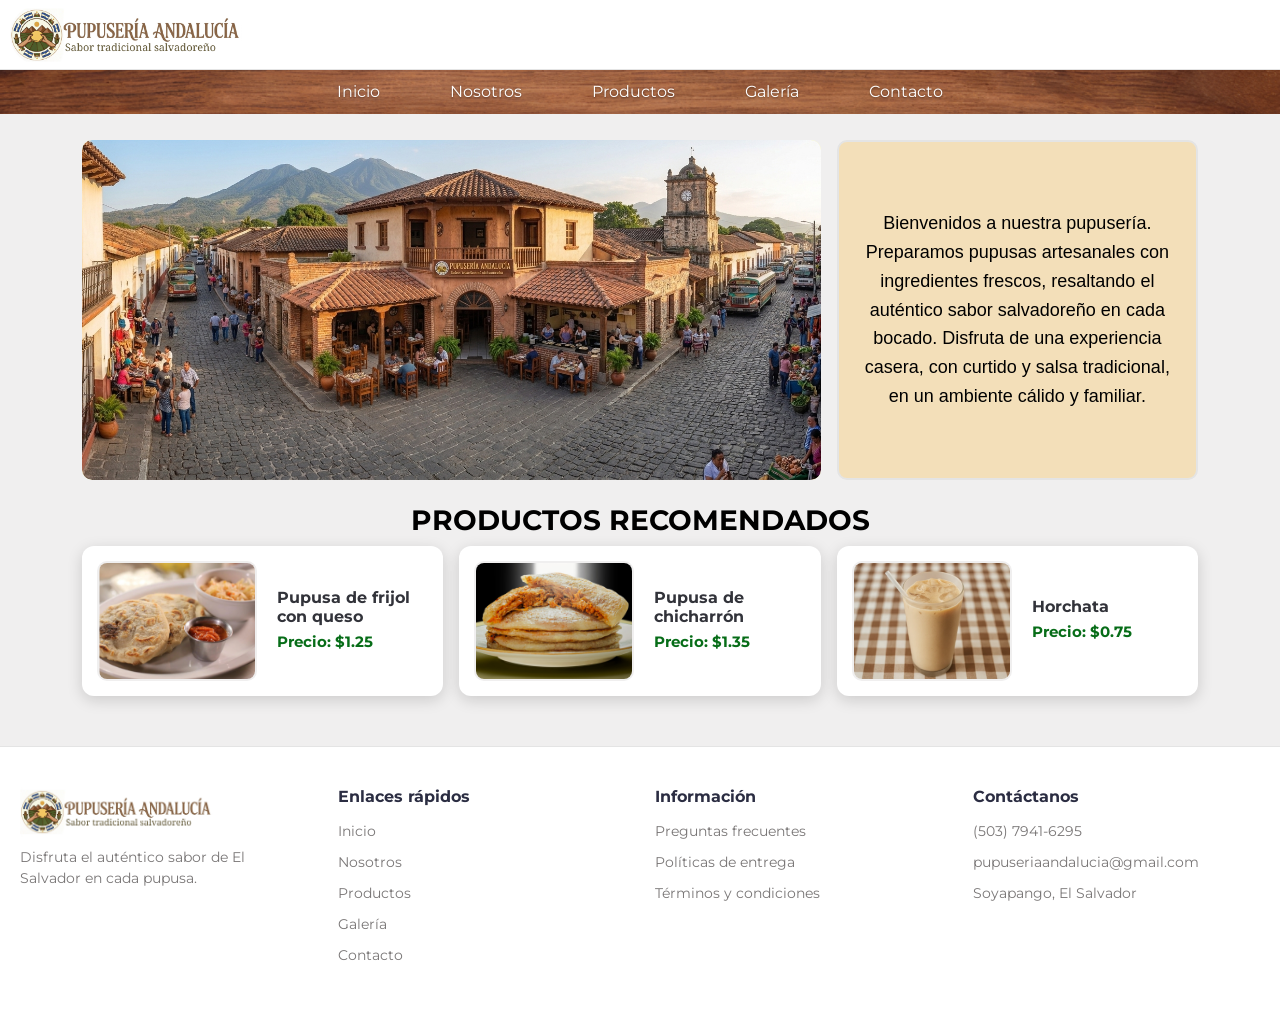
<file: index.html>
<!DOCTYPE html>
<html lang="es">

<head>
    <meta charset="UTF-8">
    <meta name="viewport" content="width=device-width, initial-scale=1.0">
    <title>Bienvenidos - Pupusería Andalucía</title>
    <link rel="icon" href="./images/common/logo.png" type="image/png">
    <link rel="stylesheet" href="./css/bootstrap/css/bootstrap.css">
    <link rel="stylesheet" href="./css/estilo_index.css">
    <link href="https://fonts.googleapis.com/css2?family=Montserrat:wght@500;700&display=swap" rel="stylesheet">
</head>

<body>
    <!--Encabezado y nav-->
    <header class="fixed-top">
        <div class="encabezado">
            <img src="./images/common/titulo.png" class="logo">
        </div>
        <nav class="menu">
            <ul>
                <li><a href="index.html">Inicio</a></li>
                <li><a href="nosotros.html">Nosotros</a></li>
                <li><a href="productos.html">Productos</a></li>
                <li><a href="galeria.html">Galería</a></li>
                <li><a href="contacto.html">Contacto</a></li>
                <!--<li><a href="#"><img src="./images/common/carro2.png" class="pedir"></a></li>-->
            </ul>
        </nav>
    </header>

    <!--Contenido-->
    <main class="container">
        <div class="fondo row g-3 mb-4 align-items-stretch">
            <div class="col-12 col-md-12 col-lg-8">
                <div class="banner">
                    <img src="./images/galeria/local/dia.png" class="img-fluid fade-img w-100 h-100"
                        id="local-dinamico">
                </div>
            </div>
            <div class="col-12 col-md-12 col-lg-4">
                <aside class="introduccion">
                    Bienvenidos a nuestra pupusería. Preparamos pupusas artesanales con ingredientes frescos, resaltando
                    el auténtico sabor salvadoreño en cada bocado. Disfruta de una experiencia casera, con curtido y
                    salsa tradicional, en un ambiente cálido y familiar.
                </aside>
            </div>
        </div>

        <!--Productos recomendados-->
        <section class="recomendados text-center">
            <h2 class="productos h3">PRODUCTOS RECOMENDADOS</h2>
            <div class="row g-3 justify-content-center">
                <div class="col-12 col-md-12 col-lg-4">
                    <div class="tarjeta-producto-inicio">
                        <img src="./images/galeria/pupusas/frijol_queso.png" class="recomendado">
                        <div class="info-producto">
                            <h3>Pupusa de frijol con queso</h3>
                            <p class="precio">Precio: $1.25</p>
                        </div>
                    </div>
                </div>
                <div class="col-12 col-md-12 col-lg-4">
                    <div class="tarjeta-producto-inicio">
                        <img src="./images/galeria/pupusas/chicharron.jpg" class="recomendado">
                        <div class="info-producto">
                            <h3>Pupusa de chicharrón</h3>
                            <p class="precio">Precio: $1.35</p>
                        </div>
                    </div>
                </div>
                <div class="col-12 col-md-12 col-lg-4">
                    <div class="tarjeta-producto-inicio">
                        <img src="./images/galeria/bebidas/horchata.png" class="recomendado">
                        <div class="info-producto">
                            <h3>Horchata</h3>
                            <p class="precio">Precio: $0.75</p>
                        </div>
                    </div>
                </div>
            </div>
        </section>
    </main>

    <!--Pie-->
    <footer class="pie">
        <div class="footer-logo">
            <a href="index.html"><img src="images/common/titulo.png"></a>
            <p>Disfruta el auténtico sabor de El Salvador en cada pupusa.</p>
        </div>
        <div class="seccion-enlaces-rapidos">
            <nav class="enlaces-rapidos">
                <h4>Enlaces rápidos</h4>
                <ul>
                    <li><a href="index.html">Inicio</a></li>
                    <li><a href="nosotros.html">Nosotros</a></li>
                    <li><a href="productos.html">Productos</a></li>
                    <li><a href="galeria.html">Galería</a></li>
                    <li><a href="contacto.html">Contacto</a></li>
                </ul>
            </nav>
        </div>
        <div class="seccion-informacion">
            <nav class="informacion">
                <h4>Información</h4>
                <ul>
                    <li><a href="#">Preguntas frecuentes</a></li>
                    <li><a href="#">Políticas de entrega</a></li>
                    <li><a href="#">Términos y condiciones</a></li>
                </ul>
            </nav>
        </div>
        <div class="seccion-contactanos">
            <nav class="contactanos">
                <h4>Contáctanos</h4>
                <ul>
                    <li><a href="#">(503) 7941-6295</a></li>
                    <li><a href="#">pupuseriaandalucia@gmail.com</a></li>
                    <li><a href="#">Soyapango, El Salvador</a></li>
                </ul>
            </nav>
        </div>
    </footer>
    <!--JavaScript -->
    <script src="./js/script_galeria.js">




    </script>

</body>

</html>
</file>
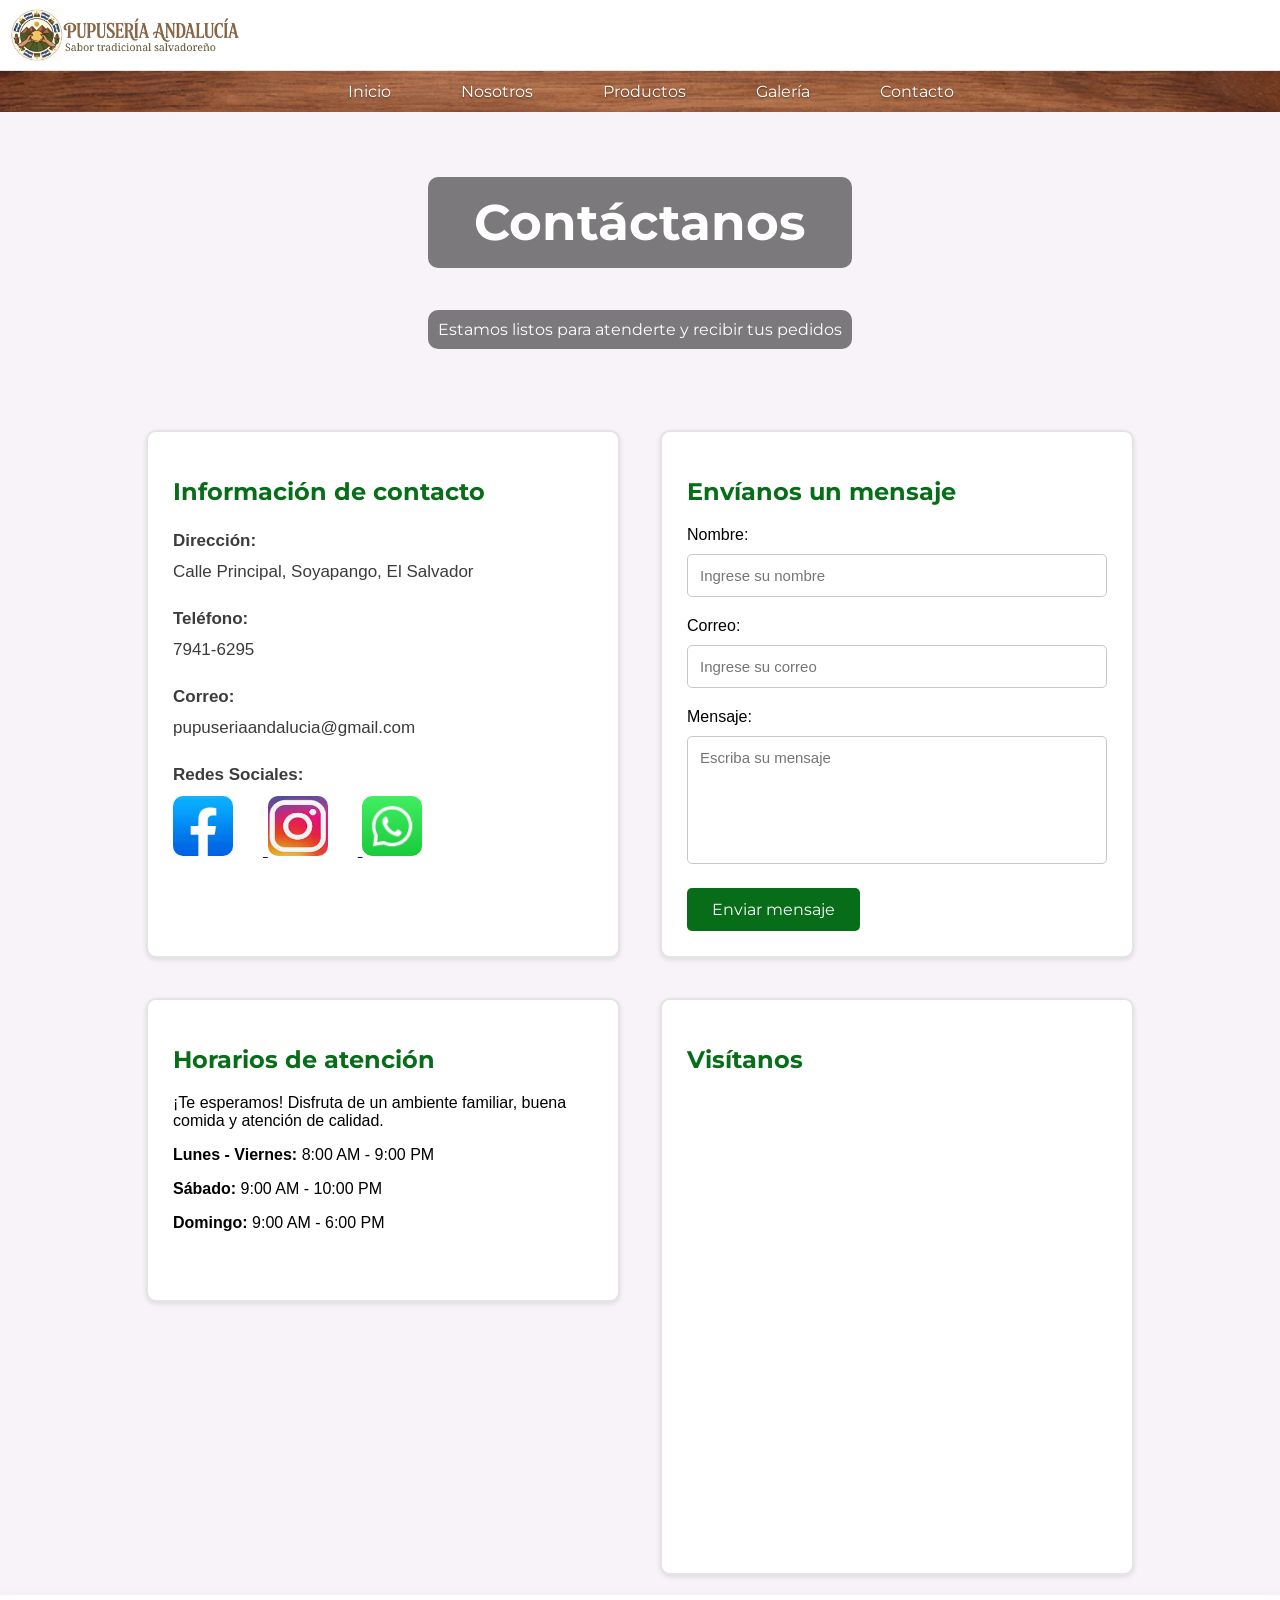
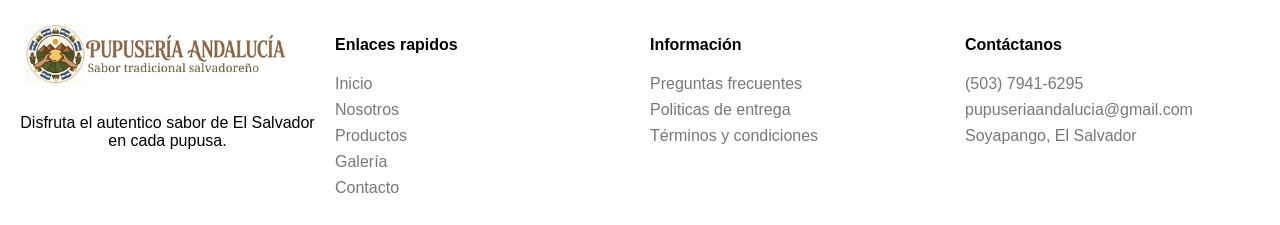
<file: contacto.html>
<!DOCTYPE html>
<html lang="es">

<head>
    <meta charset="UTF-8">
    <meta name="viewport" content="width=device-width, initial-scale=1.0">

    <title>Contacto - Pupusería Andalucía</title>
    <link rel="icon" href="./images/common/logo.png" type="image/png">
    <link rel="stylesheet" href="./css/estilo_contacto.css">

    <link rel="preconnect" href="https://fonts.googleapis.com">
    <link rel="preconnect" href="https://fonts.gstatic.com" crossorigin>

    <link href="https://fonts.googleapis.com/css2?family=Montserrat:wght@500;700&display=swap" rel="stylesheet">
</head>

<body>

    <header class="fixed-top">
        <div class="encabezado">
                <img src="./images/common/titulo.png" class="logo">
        </div>
        <nav class="menu">
            <ul>
                <li><a href="index.html">Inicio</a></li>
                <li><a href="nosotros.html">Nosotros</a></li>
                <li><a href="productos.html">Productos</a></li>
                <li><a href="galeria.html">Galería</a></li>
                <li><a href="contacto.html">Contacto</a></li>
            </ul>
        </nav>
    </header>

    <section class="banner-contacto">

        <div class="overlay">

            <h1>Contáctanos</h1>

            <p>
                Estamos listos para atenderte y recibir tus pedidos
            </p>

        </div>

    </section>

    <main class="contenedor">

        <section class="info">

            <h2>Información de contacto</h2>

            <p>
                <strong>Dirección:</strong>
                <br>
                Calle Principal, Soyapango, El Salvador
            </p>

            <p>
                <strong>Teléfono:</strong>
                <br>
                7941-6295
            </p>

            <p>
                <strong>Correo:</strong>
                <br>
                pupuseriaandalucia@gmail.com
            </p>

            <p>
                <strong>Redes Sociales:</strong>
                <br>
                <a href="https://www.facebook.com" target="_blank">
                    <img src="./images/contacto/facebook.png" class="redes">
                </a>
                <a href="https://www.instagram.com" target="_blank">
                    <img src="./images/contacto/ins.png" class="redes">
                </a>
                <a href="https://www.whatsapp.com" target="_blank">
                    <img src="./images/contacto/whatsapp.png" class="redes">
                </a>
            </p>

        </section>

        <section class="formulario">

            <h2>Envíanos un mensaje</h2>

            <form>
                <label action="#" method="POST">Nombre: </label>
                <input type="text" name="nombre" placeholder="Ingrese su nombre" required>
                <label>Correo: </label>
                <input type="email" name="correo" placeholder="Ingrese su correo" required>
                <label>Mensaje: </label>
                <textarea rows="6" name="mensaje" placeholder="Escriba su mensaje" required></textarea>
                <button type="submit">
                    Enviar mensaje
                </button>
            </form>
        </section>
        <section class="horarios">
            <h2>Horarios de atención</h2>
            <p>¡Te esperamos! Disfruta de un ambiente familiar, buena comida y atención de calidad.</p>
            <p><strong>Lunes - Viernes:</strong> 8:00 AM - 9:00 PM</p>
            <p><strong>Sábado:</strong> 9:00 AM - 10:00 PM</p>
            <p><strong>Domingo:</strong> 9:00 AM - 6:00 PM</p>
        </section>
        <section class="mapa">
            <h2>Visítanos</h2>
            <div>
                <iframe
                    src="https://www.google.com/maps/embed?pb=!1m18!1m12!1m3!1d968.7419874677756!2d-89.1209210728751!3d13.780805638459494!2m3!1f0!2f0!3f0!3m2!1i1024!2i768!4f13.1!3m3!1m2!1s0x8f63390074cf4fa5%3A0x640b91ec870b5e9c!2sLa%20Terrazzita%20Tonacatepeque!5e0!3m2!1ses!2ssv!4v1779564686711!5m2!1ses!2ssv"
                    width="420" height="450" style="border:0;" allowfullscreen="" loading="lazy"
                    referrerpolicy="no-referrer-when-downgrade">
                </iframe>
            </div>
        </section>
    </main>
    <footer class="pie">
        <div class="footer-logo">
            <a href="index.html"><img src="images/common/titulo.png" alt=""></a>
            <p>Disfruta el autentico sabor de El Salvador en cada pupusa.</p>
        </div>
        <div class="seccion-enlaces-rapidos">
            <nav class="enlaces-rapidos">
                <h4>Enlaces rapidos</h4>
                <ul>
                    <li><a href="index.html">Inicio</a></li>
                    <li><a href="nosotros.html">Nosotros</a></li>
                    <li><a href="productos.html">Productos</a></li>
                    <li><a href="galeria.html">Galería</a></li>
                    <li><a href="contactos.html">Contacto</a></li>
                </ul>
            </nav>
        </div>
        <div class="seccion-informacion">
            <nav class="informacion">
                <h4>Información</h4>
                <ul>
                    <li><a href="#">Preguntas frecuentes</a></li>
                    <li><a href="#">Politicas de entrega</a></li>
                    <li><a href="#">Términos y condiciones</a></li>
                </ul>
            </nav>
        </div>
        <div class="seccion-contactanos">
            <nav class="contactanos">
                <h4>Contáctanos</h4>
                <ul>
                    <li><a href="#">(503) 7941-6295</a></li>
                    <li><a href="#">pupuseriaandalucia@gmail.com</a></li>
                    <li><a href="#">Soyapango, El Salvador</a></li>
                </ul>
            </nav>
        </div>
    </footer>

</body>

</html>
</file>
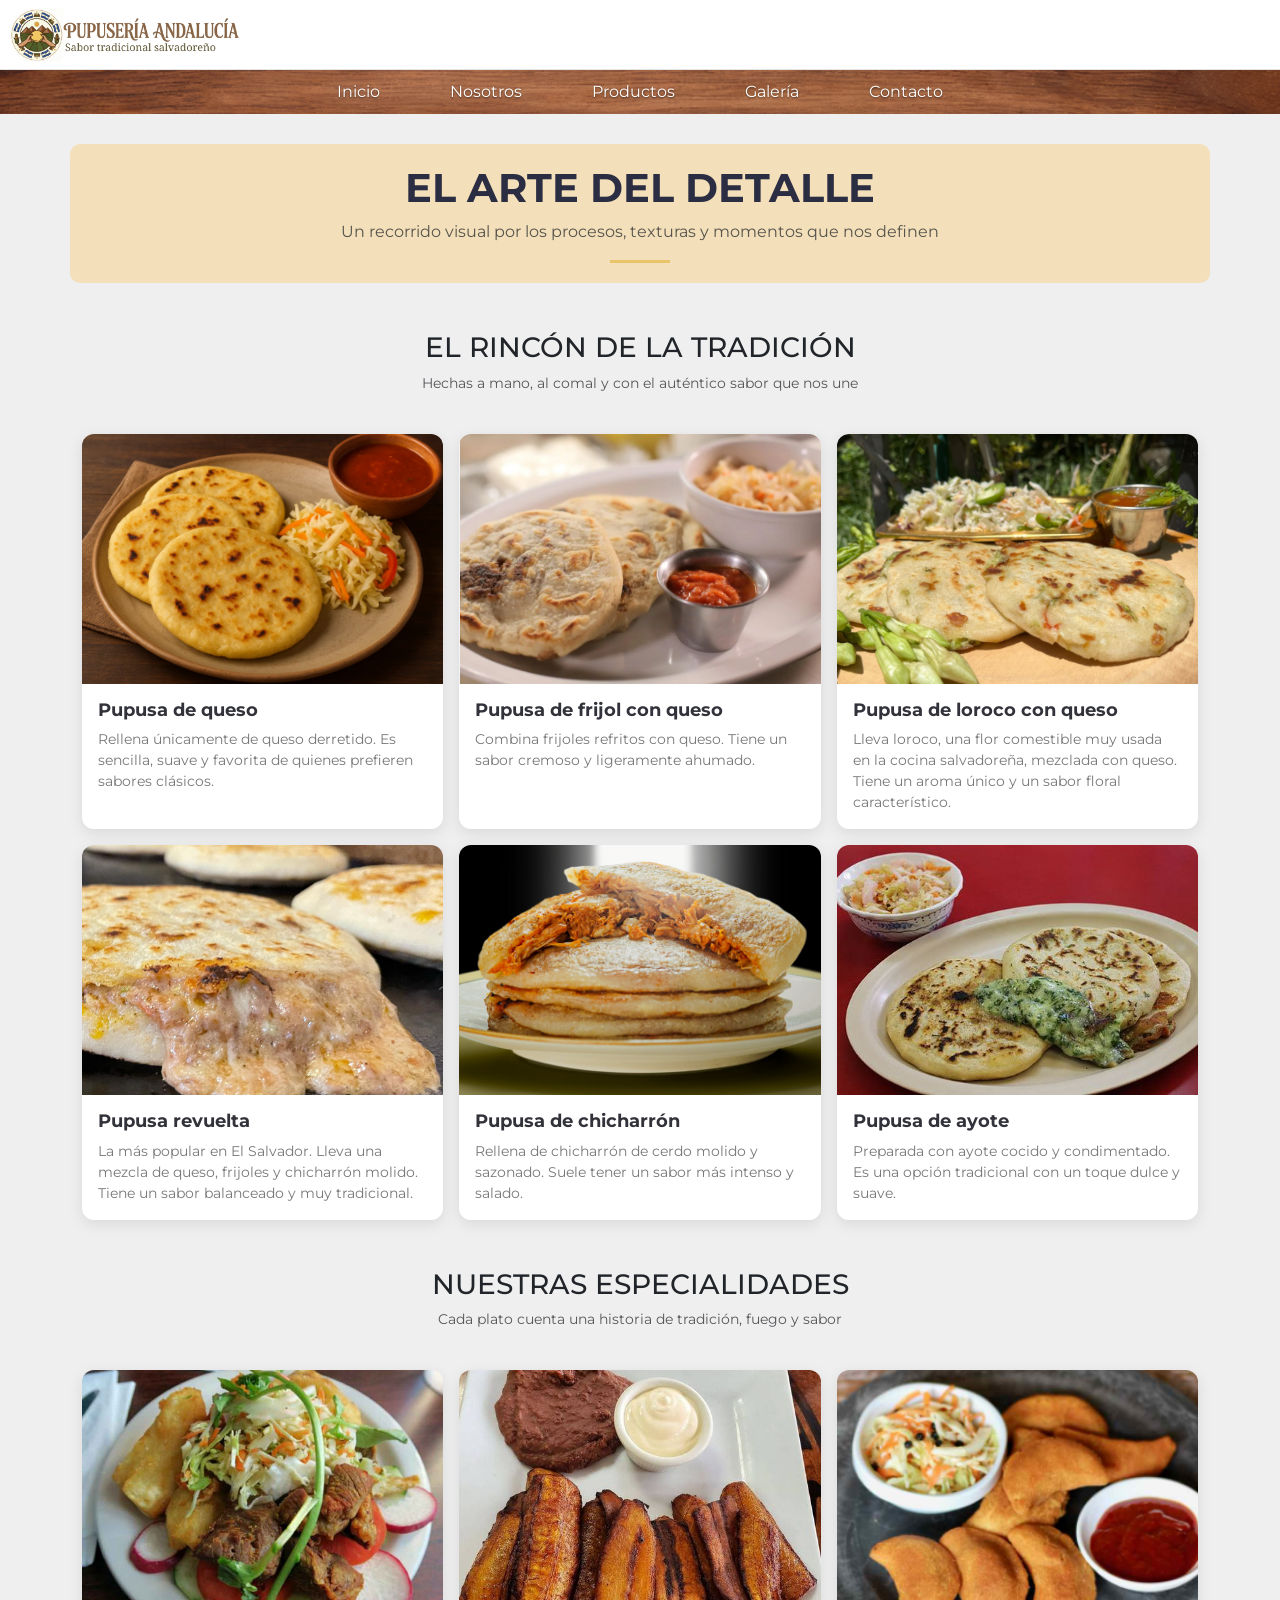
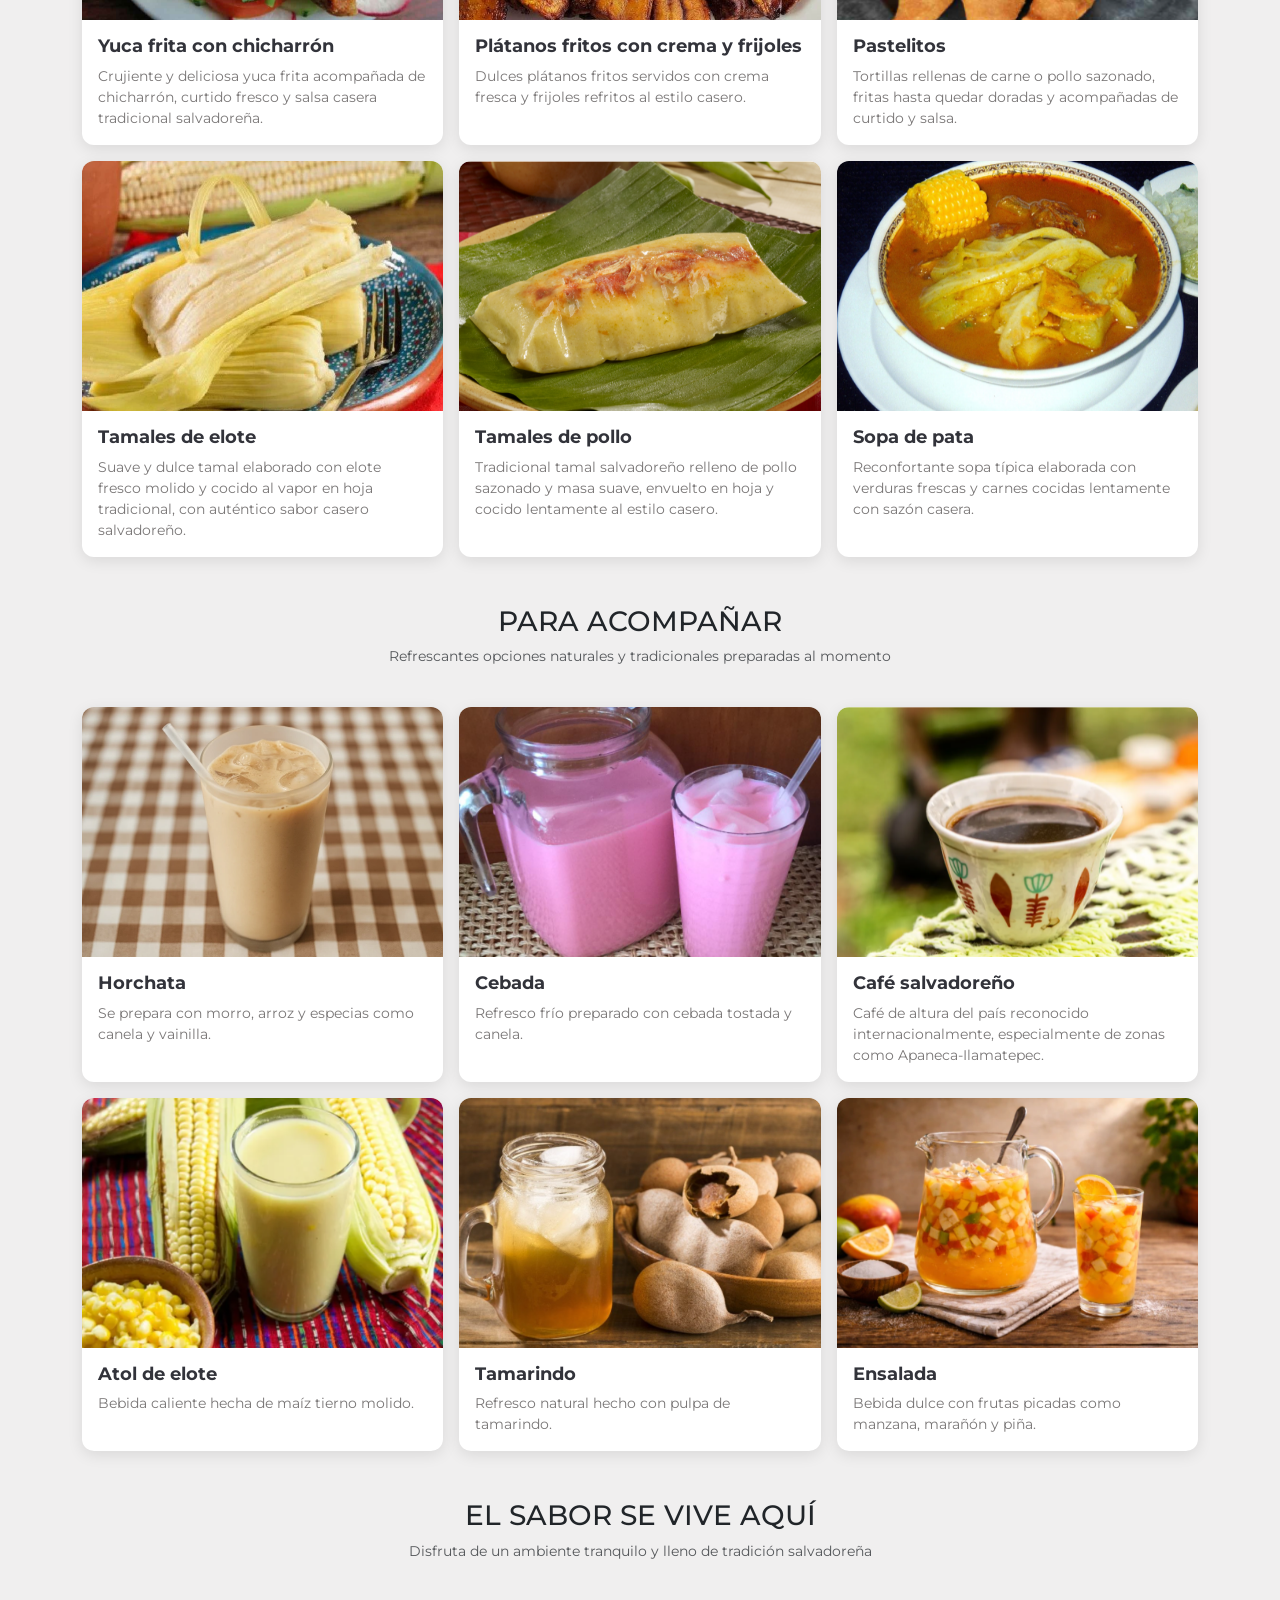
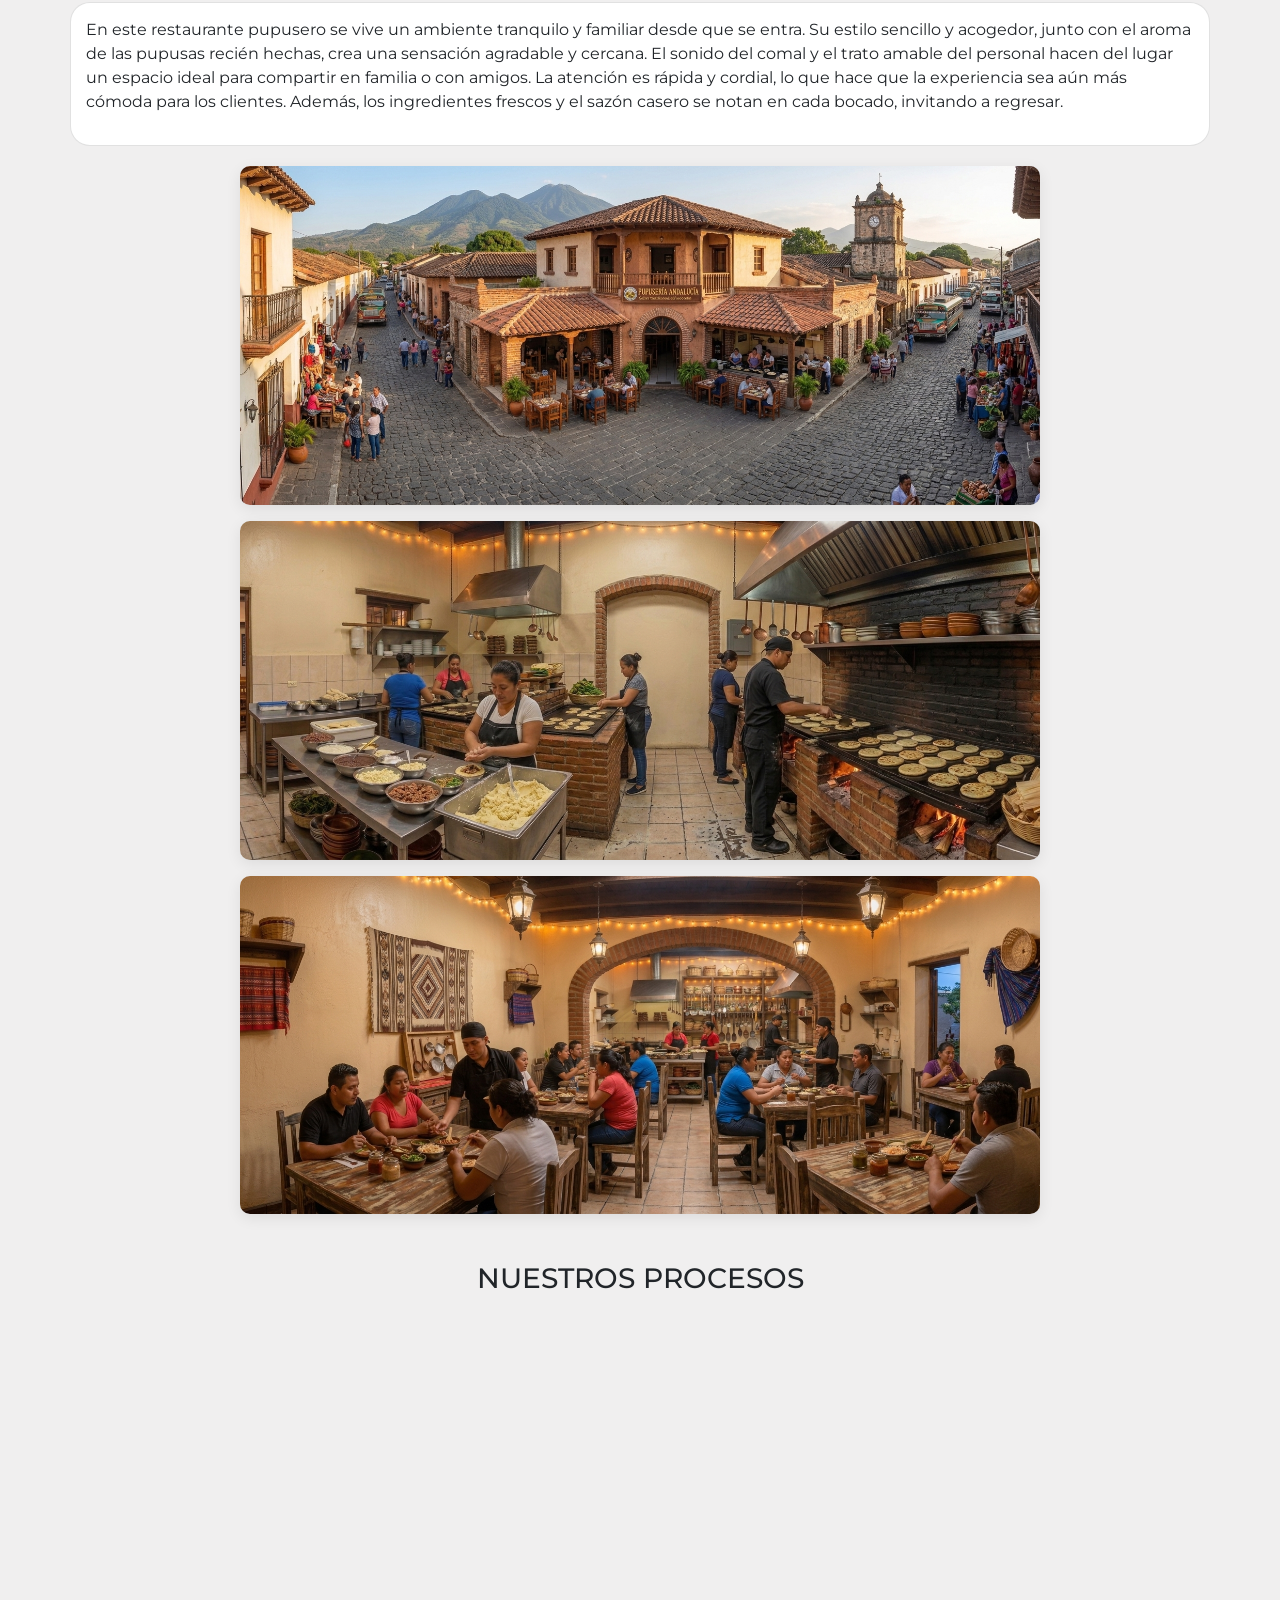
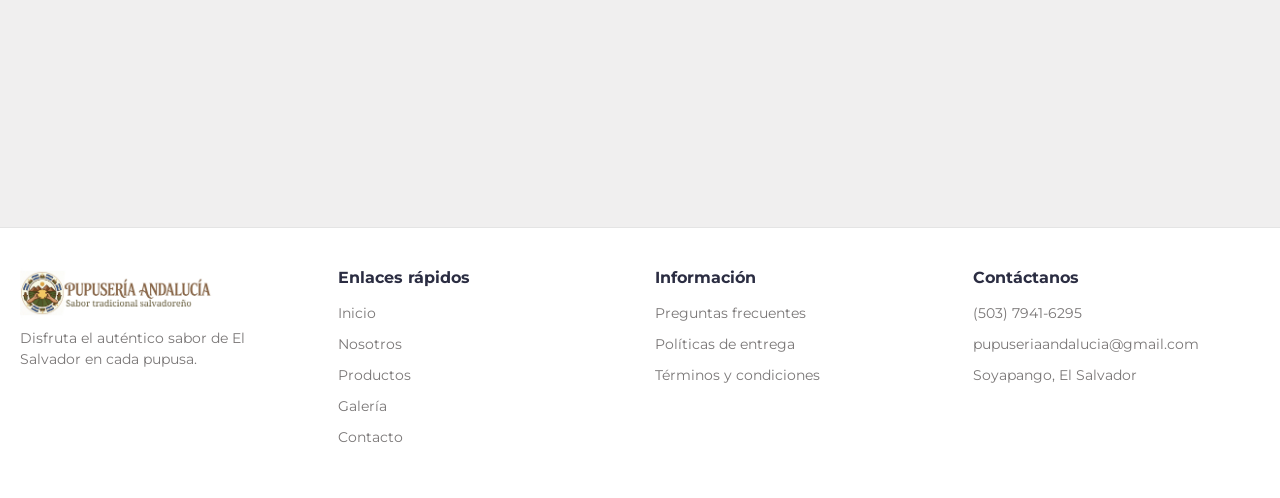
<file: galeria.html>
<!DOCTYPE html>
<html lang="es">

<head>
    <meta charset="UTF-8">
    <meta name="viewport" content="width=device-width, initial-scale=1.0">
    <title>Galería - Pupusería Andalucía</title>
    <link rel="icon" href="./images/common/logo.png" type="image/png">
    <link rel="stylesheet" href="./css/bootstrap/css/bootstrap.css">
    <link rel="stylesheet" href="./css/estilo_galeria.css">
    <link href="https://fonts.googleapis.com/css2?family=Montserrat:wght@500;700&display=swap" rel="stylesheet">
</head>

<body>
    <!--Encabezado y nav-->
    <header class="fixed-top">
        <div class="encabezado">
            <img src="./images/common/titulo.png" class="logo">
        </div>
        <nav class="menu">
            <ul>
                <li><a href="index.html">Inicio</a></li>
                <li><a href="nosotros.html">Nosotros</a></li>
                <li><a href="productos.html">Productos</a></li>
                <li><a href="galeria.html">Galería</a></li>
                <li><a href="contacto.html">Contacto</a></li>
            </ul>
        </nav>
    </header>

    <!--Contenido-->
    <main class="container">
        <!-- Subtitulo Galeria -->
        <div class="row text-center justify-content-center my-4">
            <div class="intro col-12">
                <h1 class="titulo-galeria">EL ARTE DEL DETALLE</h1>
                <p class="text-muted">Un recorrido visual por los procesos, texturas y momentos que nos definen</p>
                <hr class="linea-decorativa">
            </div>
        </div>

        <!--Subtitulo pupusas-->
        <div class="row text-center mt-5 justify-content-center">
            <div class="col-12 mb-4">
                <h2 class="subtitulo-local h3 text-uppercase tracking-wide">El Rincón de la Tradición</h2>
                <p class="text-muted small">Hechas a mano, al comal y con el auténtico sabor que nos une</p>
            </div>
        </div>

        <!--Tarjetas pupusas-->
        <div class="row g-3">
            <div class="col-12 col-md-6 col-lg-4">
                <div class="card tarjeta-galeria h-100">
                    <img src="./images/galeria/pupusas/queso.png" class="card-img-top">
                    <div class="card-body">
                        <h5 class="card-title">Pupusa de queso</h5>
                        <p class="card-text">Rellena únicamente de queso derretido. Es sencilla, suave y favorita de
                            quienes prefieren sabores clásicos.</p>
                    </div>
                </div>
            </div>
            <div class="col-12 col-md-6 col-lg-4">
                <div class="card tarjeta-galeria h-100">
                    <img src="./images/galeria/pupusas/frijol_queso.png" class="card-img-top">
                    <div class="card-body">
                        <h5 class="card-title">Pupusa de frijol con queso</h5>
                        <p class="card-text">Combina frijoles refritos con queso. Tiene un sabor cremoso y ligeramente
                            ahumado.</p>
                    </div>
                </div>
            </div>
            <div class="col-12 col-md-6 col-lg-4">
                <div class="card tarjeta-galeria h-100">
                    <img src="./images/galeria/pupusas/loroco.png" class="card-img-top">
                    <div class="card-body">
                        <h5 class="card-title">Pupusa de loroco con queso</h5>
                        <p class="card-text">Lleva loroco, una flor comestible muy usada en la cocina salvadoreña,
                            mezclada con queso. Tiene un aroma único y un sabor floral característico.</p>
                    </div>
                </div>
            </div>
            <div class="col-12 col-md-6 col-lg-4">
                <div class="card tarjeta-galeria h-100">
                    <img src="./images/galeria/pupusas/revuelta.png" class="card-img-top">
                    <div class="card-body">
                        <h5 class="card-title">Pupusa revuelta</h5>
                        <p class="card-text">La más popular en El Salvador. Lleva una mezcla de queso, frijoles y
                            chicharrón molido. Tiene un sabor balanceado y muy tradicional.</p>
                    </div>
                </div>
            </div>
            <div class="col-12 col-md-6 col-lg-4">
                <div class="card tarjeta-galeria h-100">
                    <img src="./images/galeria/pupusas/chicharron.jpg" class="card-img-top">
                    <div class="card-body">
                        <h5 class="card-title">Pupusa de chicharrón</h5>
                        <p class="card-text">Rellena de chicharrón de cerdo molido y sazonado. Suele tener un sabor más
                            intenso y salado.</p>
                    </div>
                </div>
            </div>
            <div class="col-12 col-md-6 col-lg-4">
                <div class="card tarjeta-galeria h-100">
                    <img src="./images/galeria/pupusas/pupsas-de-ayote.jpg" class="card-img-top">
                    <div class="card-body">
                        <h5 class="card-title">Pupusa de ayote</h5>
                        <p class="card-text">Preparada con ayote cocido y condimentado. Es una opción tradicional con un
                            toque dulce y suave.</p>
                    </div>
                </div>
            </div>
        </div>

        <!--Subtitulo especialidades-->
        <div class="row text-center mt-5 justify-content-center">
            <div class="col-12 mb-4">
                <h2 class="subtitulo-local h3 text-uppercase tracking-wide">Nuestras Especialidades</h2>
                <p class="text-muted small">Cada plato cuenta una historia de tradición, fuego y sabor</p>
            </div>
        </div>

        <!--Tarjetas especialidades-->
        <div class="row g-3">
            <div class="col-12 col-md-6 col-lg-4">
                <div class="card tarjeta-galeria h-100">
                    <img src="./images/galeria/especialidades/yuca-frita-con-chicharrones.jpg" class="card-img-top">
                    <div class="card-body">
                        <h5 class="card-title">Yuca frita con chicharrón</h5>
                        <p class="card-text">Crujiente y deliciosa yuca frita acompañada de chicharrón, curtido fresco y
                            salsa casera tradicional salvadoreña.</p>
                    </div>
                </div>
            </div>
            <div class="col-12 col-md-6 col-lg-4">
                <div class="card tarjeta-galeria h-100">
                    <img src="./images/galeria/especialidades/platanos.jpeg" class="card-img-top">
                    <div class="card-body">
                        <h5 class="card-title">Plátanos fritos con crema y frijoles</h5>
                        <p class="card-text">Dulces plátanos fritos servidos con crema fresca y frijoles refritos al
                            estilo casero.</p>
                    </div>
                </div>
            </div>
            <div class="col-12 col-md-6 col-lg-4">
                <div class="card tarjeta-galeria h-100">
                    <img src="./images/galeria/especialidades/pasteles.png" class="card-img-top">
                    <div class="card-body">
                        <h5 class="card-title">Pastelitos</h5>
                        <p class="card-text">Tortillas rellenas de carne o pollo sazonado, fritas hasta quedar doradas y
                            acompañadas de curtido y salsa.</p>
                    </div>
                </div>
            </div>
            <div class="col-12 col-md-6 col-lg-4">
                <div class="card tarjeta-galeria h-100">
                    <img src="./images/galeria/especialidades/tamal_elote.png" class="card-img-top">
                    <div class="card-body">
                        <h5 class="card-title">Tamales de elote</h5>
                        <p class="card-text">Suave y dulce tamal elaborado con elote fresco molido y cocido al vapor en
                            hoja tradicional, con auténtico sabor casero salvadoreño.</p>
                    </div>
                </div>
            </div>
            <div class="col-12 col-md-6 col-lg-4">
                <div class="card tarjeta-galeria h-100">
                    <img src="./images/galeria/especialidades/tamal_pollo.png" class="card-img-top">
                    <div class="card-body">
                        <h5 class="card-title">Tamales de pollo</h5>
                        <p class="card-text">Tradicional tamal salvadoreño relleno de pollo sazonado y masa suave,
                            envuelto en hoja y cocido lentamente al estilo casero.</p>
                    </div>
                </div>
            </div>
            <div class="col-12 col-md-6 col-lg-4">
                <div class="card tarjeta-galeria h-100">
                    <img src="./images/galeria/especialidades/sopa.png" class="card-img-top">
                    <div class="card-body">
                        <h5 class="card-title">Sopa de pata</h5>
                        <p class="card-text">Reconfortante sopa típica elaborada con verduras frescas y carnes cocidas
                            lentamente con sazón casera.</p>
                    </div>
                </div>
            </div>
        </div>

        <!--Subtitulo bebidas-->
        <div class="row text-center mt-5 justify-content-center">
            <div class="col-12 mb-4">
                <h2 class="subtitulo-local h3 text-uppercase tracking-wide">Para Acompañar</h2>
                <p class="text-muted small">Refrescantes opciones naturales y tradicionales preparadas al momento</p>
            </div>
        </div>

        <!--Tarjetas bebidas-->
        <div class="row g-3">
            <div class="col-12 col-md-6 col-lg-4">
                <div class="card tarjeta-galeria h-100">
                    <img src="./images/galeria/bebidas/horchata.png" class="card-img-top">
                    <div class="card-body">
                        <h5 class="card-title">Horchata</h5>
                        <p class="card-text">Se prepara con morro, arroz y especias como canela y vainilla.</p>
                    </div>
                </div>
            </div>
            <div class="col-12 col-md-6 col-lg-4">
                <div class="card tarjeta-galeria h-100">
                    <img src="./images/galeria/bebidas/cebada.png" class="card-img-top">
                    <div class="card-body">
                        <h5 class="card-title">Cebada</h5>
                        <p class="card-text">Refresco frío preparado con cebada tostada y canela.</p>
                    </div>
                </div>
            </div>
            <div class="col-12 col-md-6 col-lg-4">
                <div class="card tarjeta-galeria h-100">
                    <img src="./images/galeria/bebidas/cafe.png" class="card-img-top">
                    <div class="card-body">
                        <h5 class="card-title">Café salvadoreño</h5>
                        <p class="card-text">Café de altura del país reconocido internacionalmente, especialmente de
                            zonas como Apaneca-Ilamatepec.</p>
                    </div>
                </div>
            </div>
            <div class="col-12 col-md-6 col-lg-4">
                <div class="card tarjeta-galeria h-100">
                    <img src="./images/galeria/bebidas/atol.png" class="card-img-top">
                    <div class="card-body">
                        <h5 class="card-title">Atol de elote</h5>
                        <p class="card-text">Bebida caliente hecha de maíz tierno molido.</p>
                    </div>
                </div>
            </div>
            <div class="col-12 col-md-6 col-lg-4">
                <div class="card tarjeta-galeria h-100">
                    <img src="./images/galeria/bebidas/tamarindo.png" class="card-img-top">
                    <div class="card-body">
                        <h5 class="card-title">Tamarindo</h5>
                        <p class="card-text">Refresco natural hecho con pulpa de tamarindo.</p>
                    </div>
                </div>
            </div>
            <div class="col-12 col-md-6 col-lg-4">
                <div class="card tarjeta-galeria h-100">
                    <img src="./images/galeria/bebidas/ensalada.png" class="card-img-top">
                    <div class="card-body">
                        <h5 class="card-title">Ensalada</h5>
                        <p class="card-text">Bebida dulce con frutas picadas como manzana, marañón y piña.</p>
                    </div>
                </div>
            </div>
        </div>

        <!--Subtitulo local-->
        <div class="row text-center mt-5 justify-content-center">
            <div class="col-12 mb-4">
                <h2 class="subtitulo-local h3 text-uppercase tracking-wide">El Sabor se Vive Aquí</h2>
                <p class="text-muted small">Disfruta de un ambiente tranquilo y lleno de tradición salvadoreña</p>
            </div>
        </div>

        <!--Descripcion imagen dinamica local-->
        <div class="row align-items-center">
            <div class="col-12" id="parrafo">
                <p>
                    En este restaurante pupusero se vive un ambiente tranquilo y familiar desde que se entra. Su estilo
                    sencillo y acogedor, junto con el aroma de las pupusas recién hechas, crea una sensación agradable y
                    cercana. El sonido del comal y el trato amable del personal hacen del lugar un espacio ideal para
                    compartir en familia o con amigos. La atención es rápida y cordial, lo que hace que la experiencia
                    sea aún más cómoda para los clientes. Además, los ingredientes frescos y el sazón casero se notan en
                    cada bocado, invitando a regresar.
                </p>
            </div>

            <div class="col-12 text-center mb-3">
                <img src="./images/galeria/local/dia.png" class="img-fluid fade-img" id="local-dinamico">
            </div>
        </div>

        <!--Imagenes local-->
        <div class="row g-3 mb-3">
            <div class="col-12 text-center">
                <img src="./images/galeria/local/cocina.png" class="img-fluid fade-img" id="local-cocina">
            </div>
        </div>
        <div class="row g-3 mb-3">
            <div class="col-12 text-center">
                <img src="./images/galeria/local/mesas.png" class="img-fluid fade-img" id="local-mesas">
            </div>
        </div>

        <!--Subtitulo video-->
        <div class="row mt-5 text-center justify-content-center">
            <div class="col-12 mb-4">
                <h2 class="subtitulo-local h3 text-uppercase tracking-wide">Nuestros procesos</h2>
            </div>
        </div>

        <!--Video local-->
        <div class="row justify-content-center">
            <div class="col-12 col-md-10">
                <div class="ratio ratio-16x9 mx-auto" style="max-width: 800px;">
                    <iframe src="https://www.youtube.com/embed/bR-N6jgbpOY" allowfullscreen></iframe>
                </div>
            </div>
        </div>
    </main>

    <!--Pie-->
    <footer class="pie">
        <div class="footer-logo">
            <a href="index.html"><img src="images/common/titulo.png"></a>
            <p>Disfruta el auténtico sabor de El Salvador en cada pupusa.</p>
        </div>
        <div class="seccion-enlaces-rapidos">
            <nav class="enlaces-rapidos">
                <h4>Enlaces rápidos</h4>
                <ul>
                    <li><a href="index.html">Inicio</a></li>
                    <li><a href="nosotros.html">Nosotros</a></li>
                    <li><a href="productos.html">Productos</a></li>
                    <li><a href="galeria.html">Galería</a></li>
                    <li><a href="contacto.html">Contacto</a></li>
                </ul>
            </nav>
        </div>
        <div class="seccion-informacion">
            <nav class="informacion">
                <h4>Información</h4>
                <ul>
                    <li><a href="#">Preguntas frecuentes</a></li>
                    <li><a href="#">Políticas de entrega</a></li>
                    <li><a href="#">Términos y condiciones</a></li>
                </ul>
            </nav>
        </div>
        <div class="seccion-contactanos">
            <nav class="contactanos">
                <h4>Contáctanos</h4>
                <ul>
                    <li><a href="#">(503) 7941-6295</a></li>
                    <li><a href="#">pupuseriaandalucia@gmail.com</a></li>
                    <li><a href="#">Soyapango, El Salvador</a></li>
                </ul>
            </nav>
        </div>
    </footer>
    <!--JavaScript -->
    <script src="./js/script_galeria.js"></script>
</body>

</html>
</file>
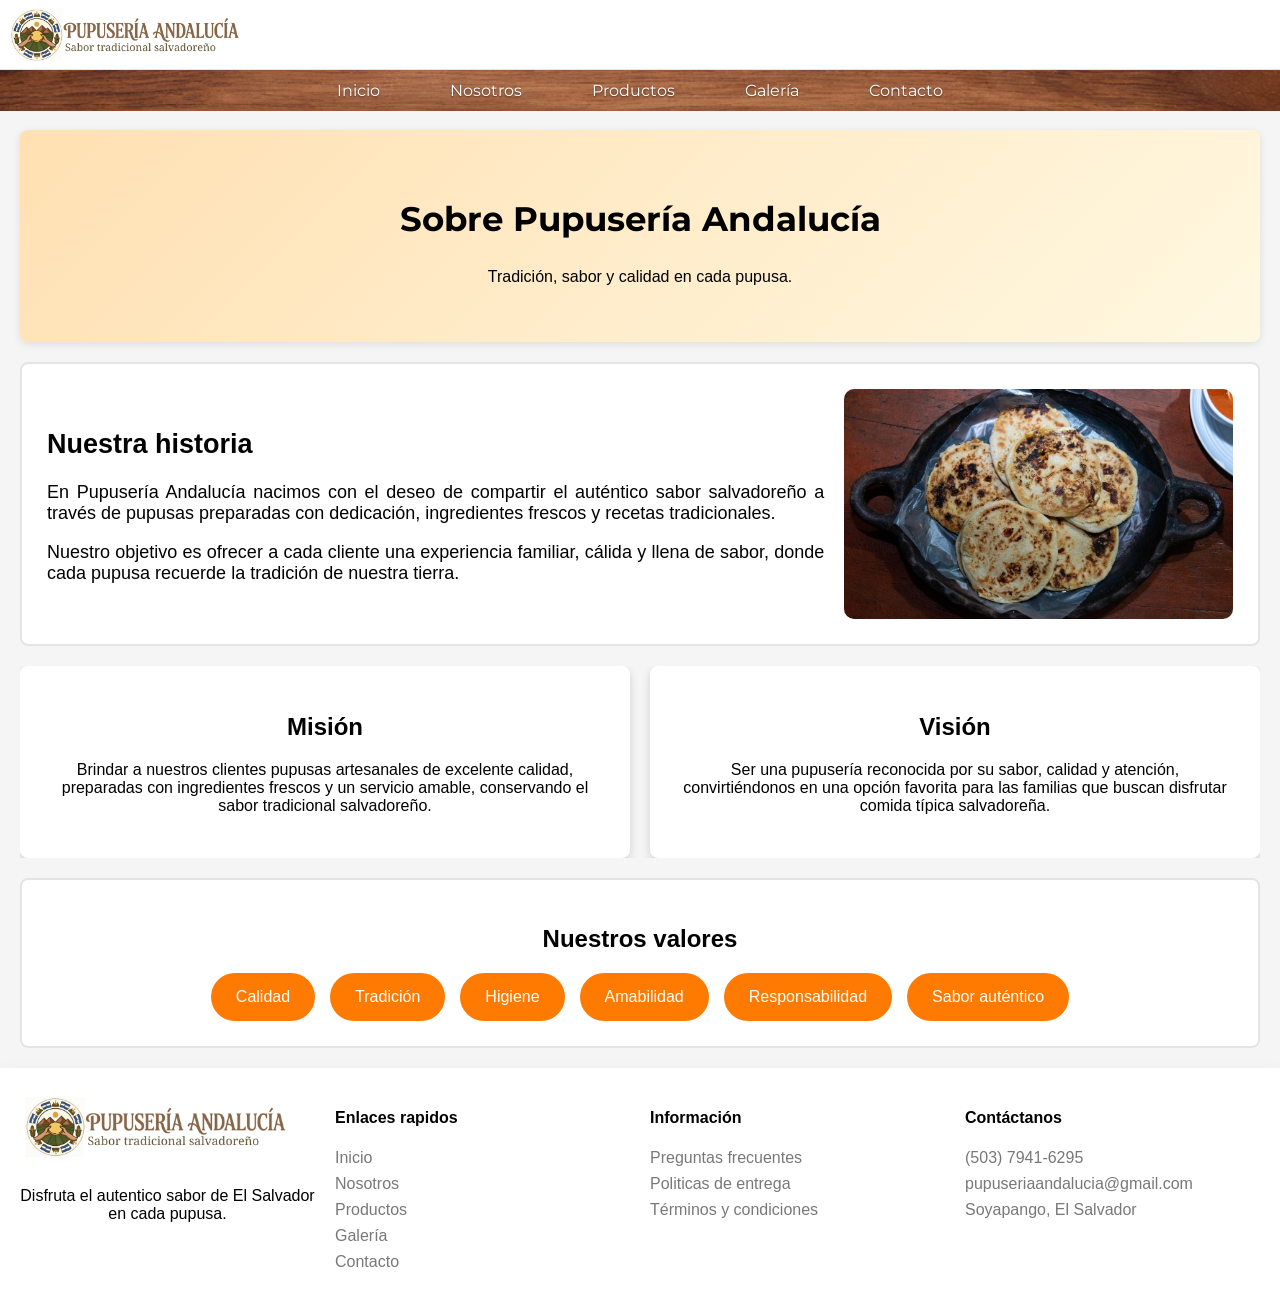
<file: nosotros.html>
<!DOCTYPE html>
<html lang="es">
<head>
    <meta charset="UTF-8">
    <meta name="viewport" content="width=device-width, initial-scale=1.0">
    <title>Nosotros - Pupusería Andalucía</title>
    <link rel="icon" href="./images/common/logo.png" type="image/png">
    <link rel="stylesheet" href="./css/estilo_nosotros.css">
    <link rel="preconnect" href="https://fonts.googleapis.com">
    <link rel="preconnect" href="https://fonts.gstatic.com" crossorigin>
    <link href="https://fonts.googleapis.com/css2?family=Montserrat:wght@500;700&display=swap" rel="stylesheet">
</head>

<body>
    <header class="fixed-top">
        <div class="encabezado">
            <a href="index.html">
                <img src="./images/common/titulo.png" class="logo">
            </a>
        </div>
        <nav class="menu">
            <ul>
                <li><a href="index.html">Inicio</a></li>
                <li><a href="nosotros.html">Nosotros</a></li>
                <li><a href="productos.html">Productos</a></li>
                <li><a href="galeria.html">Galería</a></li>
                <li><a href="contacto.html">Contacto</a></li>
            </ul>
        </nav>
    </header>

    <main class="contenido-nosotros">

        <section class="banner-nosotros">
            <h1>Sobre Pupusería Andalucía</h1>
            <p>Tradición, sabor y calidad en cada pupusa.</p>
        </section>

        <section class="historia">
            <div class="texto-historia">
                <h2>Nuestra historia</h2>
                <p>
                    En Pupusería Andalucía nacimos con el deseo de compartir el auténtico sabor salvadoreño a través de pupusas preparadas con dedicación, ingredientes frescos y recetas tradicionales.
                </p>
                <p>
                    Nuestro objetivo es ofrecer a cada cliente una experiencia familiar, cálida y llena de sabor, donde cada pupusa recuerde la tradición de nuestra tierra.
                </p>
            </div>

            <img src="images/nosotros/Banner-pupusas.jpeg" class="imagen-nosotros" alt="Pupusas">
            
        </section>

        <section class="mision-vision">

            <div class="tarjeta">
                <h2>Misión</h2>
                <p>
                    Brindar a nuestros clientes pupusas artesanales de excelente calidad, preparadas con ingredientes frescos y un servicio amable, conservando el sabor tradicional salvadoreño.
                </p>
            </div>

            <div class="tarjeta">
                <h2>Visión</h2>
                <p>
                    Ser una pupusería reconocida por su sabor, calidad y atención, convirtiéndonos en una opción favorita para las familias que buscan disfrutar comida típica salvadoreña.
                </p>
            </div>

        </section>

        <section class="valores">
            <h2>Nuestros valores</h2>

            <div class="contenedor-valores">
                <div class="valor">Calidad</div>
                <div class="valor">Tradición</div>
                <div class="valor">Higiene</div>
                <div class="valor">Amabilidad</div>
                <div class="valor">Responsabilidad</div>
                <div class="valor">Sabor auténtico</div>
            </div>
        </section>

    </main>

    <footer class="pie">
        <div class="footer-logo">
        <a href="index.html"><img src="images/common/titulo.png" alt=""></a>
        <p>Disfruta el autentico sabor de El Salvador en cada pupusa.</p>
        </div>
        <div class="seccion-enlaces-rapidos">
            <nav class="enlaces-rapidos">
                <h4>Enlaces rapidos</h4>
                <ul>
                    <li><a href="index.html">Inicio</a></li>
                    <li><a href="nosotros.html">Nosotros</a></li>
                    <li><a href="productos.html">Productos</a></li>
                    <li><a href="galeria.html">Galería</a></li>
                    <li><a href="contactos.html">Contacto</a></li>
                </ul>
            </nav>
        </div>
        <div class="seccion-informacion">
            <nav class="informacion">
                <h4>Información</h4>
                <ul>
                    <li><a href="#">Preguntas frecuentes</a></li>
                    <li><a href="#">Politicas de entrega</a></li>
                    <li><a href="#">Términos y condiciones</a></li>
                </ul>
            </nav>
        </div>
        <div class="seccion-contactanos">
            <nav class="contactanos">
                <h4>Contáctanos</h4>
                <ul>
                    <li><a href="#">(503) 7941-6295</a></li>
                    <li><a href="#">pupuseriaandalucia@gmail.com</a></li>
                    <li><a href="#">Soyapango, El Salvador</a></li>
                </ul>
            </nav>
        </div>
    </footer>

</body>
</html>
</file>
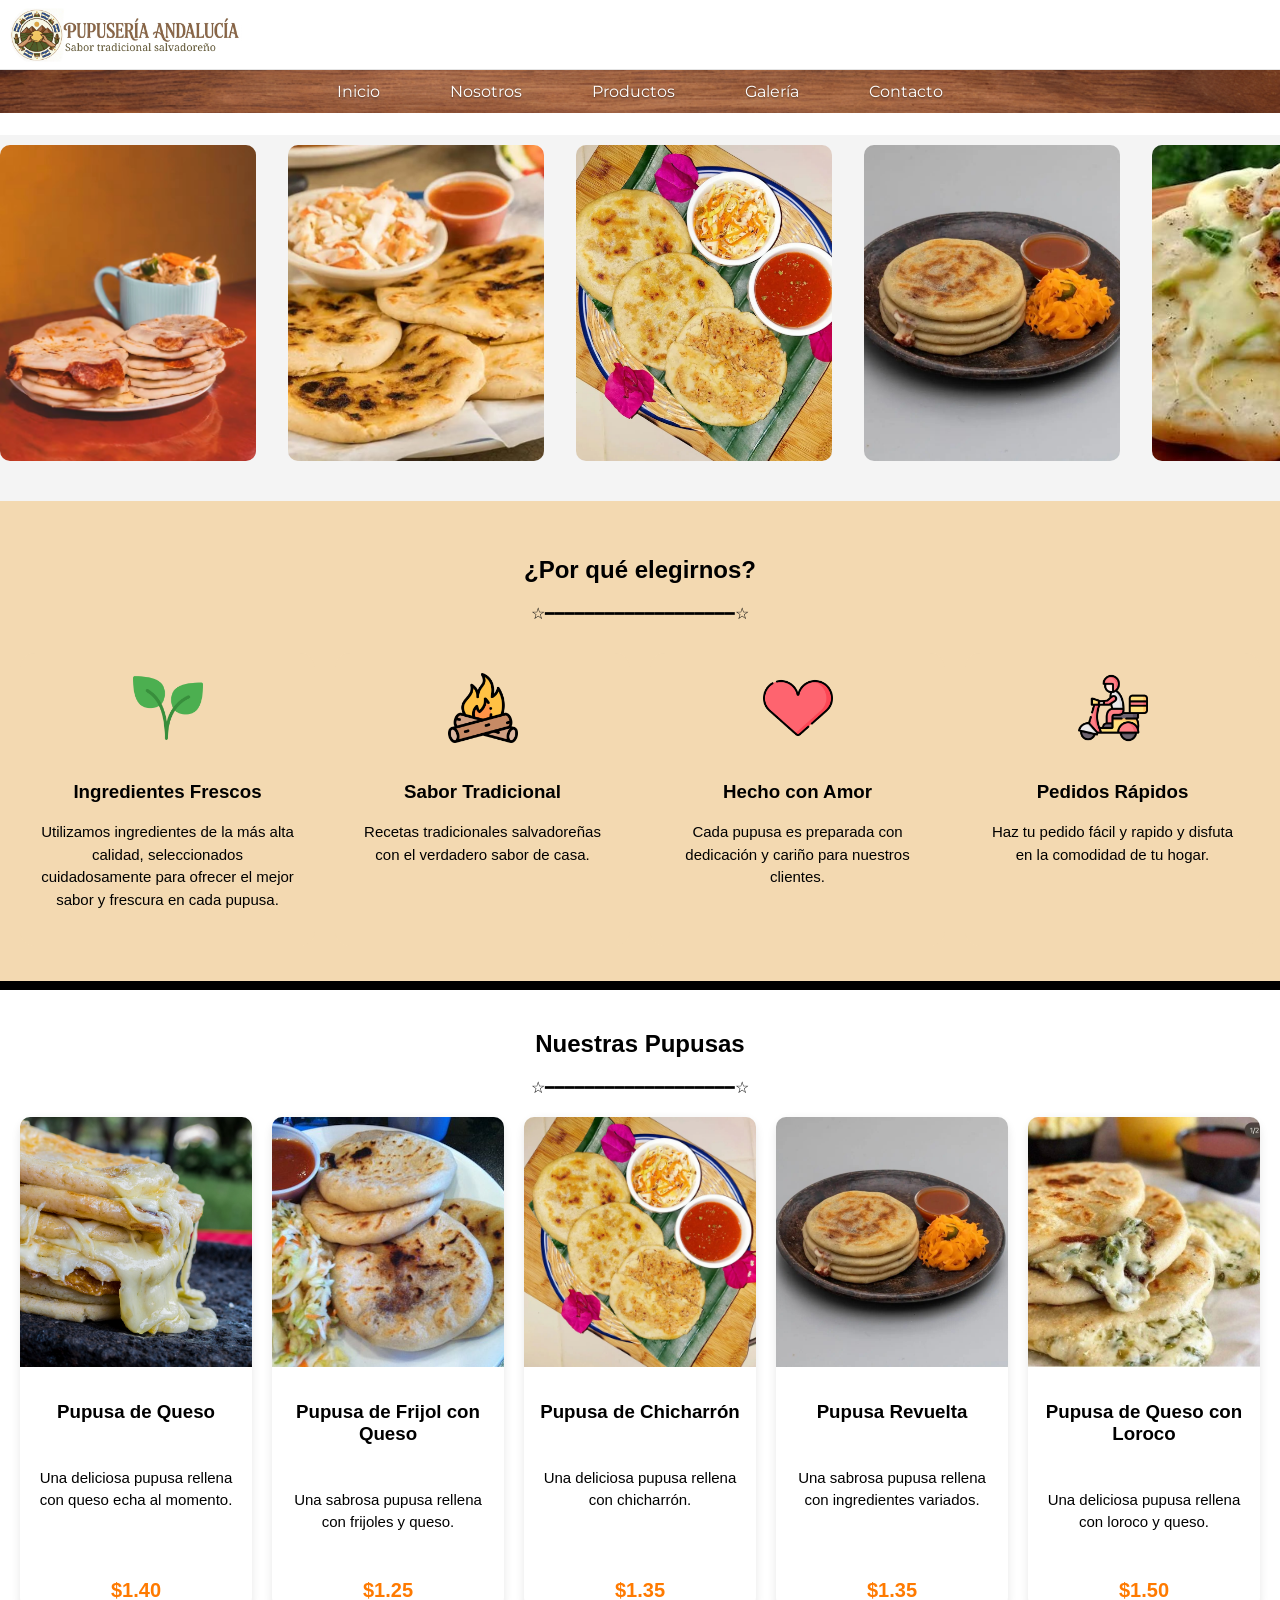
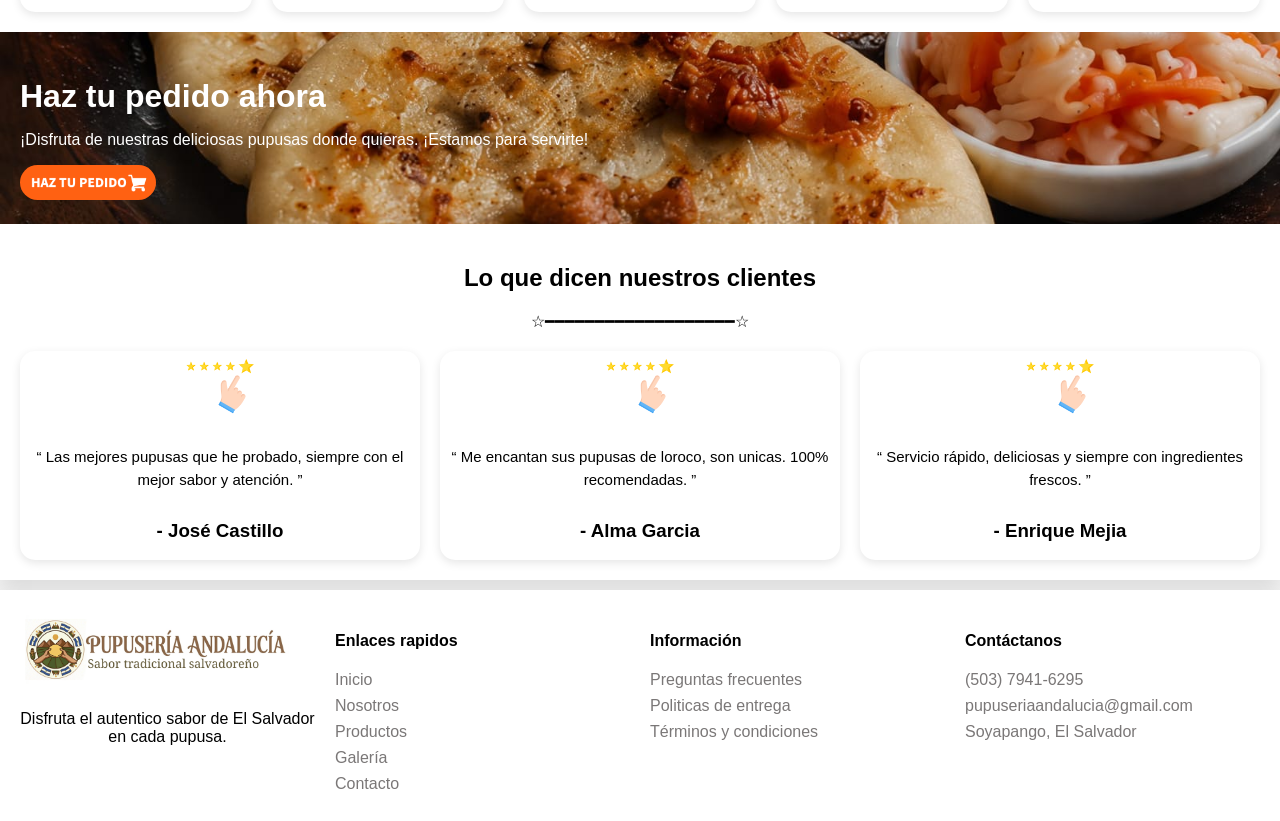
<file: productos.html>
<!DOCTYPE html>
<html lang="es">
<head>
    <meta charset="UTF-8">
    <meta name="viewport" content="width=device-width, initial-scale=1.0">
    <title>Productos - Pupusería Andalucía</title>
    <link rel="icon" href="./images/common/logo.png" type="image/png">
    <link rel="stylesheet" href="css/estilo_productos.css">
    <link rel="preconnect" href="https://fonts.googleapis.com">
    <link rel="preconnect" href="https://fonts.gstatic.com" crossorigin>
    <link href="https://fonts.googleapis.com/css2?family=Montserrat:wght@500;700&display=swap" rel="stylesheet">
</head>
<body>
    <header class="fixed-top">
        <div class="encabezado">
            <a href="index.html">
                <img src="./images/common/titulo.png" class="logo">
            </a>
        </div>
        <nav class="menu">
            <ul>
                <li><a href="index.html">Inicio</a></li>
                <li><a href="nosotros.html">Nosotros</a></li>
                <li><a href="productos.html">Productos</a></li>
                <li><a href="galeria.html">Galería</a></li>
                <li><a href="contacto.html">Contacto</a></li>
            </ul>
        </nav>
    </header>

    <main class="contenido-producto">

            <section class="wrapper">
                <a href="#">
                <img src="images/productos/Queso-pupusa.jpeg" alt="Pupusa de Queso">
                </a>
                <img src="images/productos/Pupusa-FrijolQueso.jpeg" alt="Pupusa de Frijol con Queso">
                <img src="images/productos/Pupusa-Chicharrón.jpeg" alt="Pupusa de Chicharrón">
                <img src="images/productos/Pupusa-Revuelta.jpeg" alt="Pupusa Revuelta">
                <img src="images/productos/Pupusa-QuesoLoroco.jpeg" alt="Pupusa de Loroco">

                <a href="#">
                <img src="images/productos/Queso-pupusa.jpeg" area-hidden="true">
                </a>
                <img src="images/productos/Pupusa-FrijolQueso.jpeg" aria-hidden="true"> 
                <img src="images/productos/Pupusa-Chicharrón.jpeg" aria-hidden="true">
                <img src="images/productos/Pupusa-Revuelta.jpeg" aria-hidden="true">
                <img src="images/productos/Pupusa-QuesoLoroco.jpeg" aria-hidden="true">
            </section>

            <section class="contenido-elegirnos">
                <h2 class="titulo-elegirnos">
                    ¿Por qué elegirnos?
                </h2>
                <p>☆━━━━━━━━━━━━━━━━━━━☆</p>
                <div class="contenedor-tarjetas">

                    <div class="tarjeta">
                        
                        <img src="images/productos/planta.png" alt="Ingredientes Frescos">
                        <h3>Ingredientes Frescos</h3>
                        <p>Utilizamos ingredientes de la más alta calidad, seleccionados cuidadosamente para ofrecer el mejor sabor y frescura en cada pupusa.</p>
                    </div>
                    <div class="tarjeta">
                        <img src="images/productos/hoguera.png" alt="Sabor Tradicional">
                        <h3>Sabor Tradicional</h3>
                        <p>Recetas tradicionales salvadoreñas con el verdadero sabor de casa.</p>
                    </div>
                    <div class="tarjeta">
                        <img src="images/productos/favorito.png" alt="Hecho con Amor">
                        <h3>Hecho con Amor</h3>
                        <p>Cada pupusa es preparada con dedicación y cariño para nuestros clientes.</p>
                    </div>
                    <div class="tarjeta">
                        <img src="images/productos/repartidor.png" alt="Pedidos Rápidos">
                        <h3>Pedidos Rápidos</h3>
                        <p>Haz tu pedido fácil y rapido y disfuta en la comodidad de tu hogar.</p>
                    </div>
                    
                </div>
            </section>

            <section class="promociones">
                <h2 class="titulo-promociones">
                    Nuestras Pupusas
                </h2>
                <p>☆━━━━━━━━━━━━━━━━━━━☆</p>
                <div class="contenedor-tarjetas-promociones">

                    <div class="tarjeta-promocion">
                        <img src="images/productos/Pupusa-Queso.jpeg" alt="Pupusa de Queso">
                        <h3>Pupusa de Queso</h3>
                        <p>Una deliciosa pupusa rellena con queso echa al momento.</p>
                        <h5>$1.40</h5>
                    </div>
                    <div class="tarjeta-promocion">
                        <img src="images/productos/Frijol-Queso.jpg" alt="Pupusa de Frijol con Queso">
                        <h3>Pupusa de Frijol con Queso</h3>
                        <p>Una sabrosa pupusa rellena con frijoles y queso.</p>
                        <h5>$1.25</h5>
                    </div>
                    <div class="tarjeta-promocion">
                        <img src="images/productos/Pupusa-Chicharrón.jpeg" alt="Pupusa de Chicharrón">
                        <h3>Pupusa de Chicharrón</h3>
                        <p>Una deliciosa pupusa rellena con chicharrón.</p>
                        <h5>$1.35</h5>
                    </div>
                    <div class="tarjeta-promocion">
                        <img src="images/productos/Pupusa-Revuelta.jpeg" alt="Pupusa Revuelta">
                        <h3>Pupusa Revuelta</h3>
                        <p>Una sabrosa pupusa rellena con ingredientes variados.</p>
                        <h5>$1.35</h5>
                    </div>
                    <div class="tarjeta-promocion">
                        <img src="images/productos/Queso-loroco.jpg" alt="Pupusa de Queso con Loroco">
                        <h3>Pupusa de Queso con Loroco</h3>
                        <p>Una deliciosa pupusa rellena con loroco y queso.</p>
                        <h5>$1.50</h5>
                    </div>
                </div>
            </section>

            <section class="contenido-pedido">
                <div class="pedido">
                    <h2>Haz tu pedido ahora</h2>
                    <p>¡Disfruta de nuestras deliciosas pupusas donde quieras. ¡Estamos para servirte!</p>
                    <a href="#"><img src="./images/common/carro.png" class="pedir" alt="Pedir"></a>
                </div>
            </section>

            <section class="contenido-reseñas">
                <div class="reseñas">
                    <h2 class="titulo-reseñas">
                        Lo que dicen nuestros clientes
                    </h2>
                     <p>☆━━━━━━━━━━━━━━━━━━━☆</p>
                </div>

                <div class="contenedor-tarjetas-reseñas">
                    <div class="tarjeta-reseña">
                        <img src="images/productos/calificacion-de-cinco-estrellas.png" alt="">
                        <q>
                            Las mejores pupusas que he probado, siempre con el mejor sabor y atención.
                        </q>
                        <h3>- José Castillo</h3>
                    </div>
                    <div class="tarjeta-reseña">
                        <img src="images/productos/calificacion-de-cinco-estrellas.png" alt="">
                        <q>
                            Me encantan sus pupusas de loroco, son unicas. 100% recomendadas.
                        </q>
                        <h3>- Alma Garcia</h3>
                    </div>
                    <div class="tarjeta-reseña">
                        <img src="images/productos/calificacion-de-cinco-estrellas.png" alt="">
                        <q>
                            Servicio rápido, deliciosas y siempre con ingredientes frescos.
                        </q>
                        <h3>- Enrique Mejia</h3>
                    </div>
                </div>
                
            </section>
    </main>
    
    <footer class="pie">
        <div class="footer-logo">
        <a href="index.html"><img src="images/common/titulo.png" alt=""></a>
        <p>Disfruta el autentico sabor de El Salvador en cada pupusa.</p>
        </div>
        <div class="seccion-enlaces-rapidos">
            <nav class="enlaces-rapidos">
                <h4>Enlaces rapidos</h4>
                <ul>
                    <li><a href="index.html">Inicio</a></li>
                    <li><a href="nosotros.html">Nosotros</a></li>
                    <li><a href="productos.html">Productos</a></li>
                    <li><a href="galeria.html">Galería</a></li>
                    <li><a href="contactos.html">Contacto</a></li>
                </ul>
            </nav>
        </div>
        <div class="seccion-informacion">
            <nav class="informacion">
                <h4>Información</h4>
                <ul>
                    <li><a href="#">Preguntas frecuentes</a></li>
                    <li><a href="#">Politicas de entrega</a></li>
                    <li><a href="#">Términos y condiciones</a></li>
                </ul>
            </nav>
        </div>
        <div class="seccion-contactanos">
            <nav class="contactanos">
                <h4>Contáctanos</h4>
                <ul>
                    <li><a href="#">(503) 7941-6295</a></li>
                    <li><a href="#">pupuseriaandalucia@gmail.com</a></li>
                    <li><a href="#">Soyapango, El Salvador</a></li>
                </ul>
            </nav>
        </div>
    </footer>
</body>
</html>
</file>
<file: css/estilo_index.css>
body {
    font-family: 'Montserrat', sans-serif;
    background-color: #f0efef;
    width: 100%;
    overflow-x: hidden;
    padding-top: 140px;
}

header.fixed-top {
    width: 100%;
}

.encabezado {
    height: 70px;
    background-color: #ffffff;
    border-bottom: 1px solid rgb(228, 228, 228);
    display: flex;
    align-items: center;
    padding: 10px;
    box-sizing: border-box;
}

.logo {
    height: 60px;
    border-radius: 40px;
}

.menu {
    background-image: url(../images/common/menu.png);
    background-size: cover;
    background-position: center;
    background-repeat: no-repeat;
    padding: 10px;
    width: 100%;
}

.menu ul {
    font-family: 'Montserrat', sans-serif;
    font-size: 12px;
    display: flex;
    justify-content: center;
    align-items: center;
    list-style: none;
    margin: 0;
    padding: 0;
    gap: 20px;
}

.menu a {
    color: #ffffff;
    text-decoration: none;
    text-shadow: 0px 1px 2px rgba(0, 0, 0, 0.39);
}

.menu a:hover {
    color: rgb(233, 196, 106);
    text-decoration: underline;
}


.fade-img {
    transition: opacity 0.5s ease-in-out;
    opacity: 1;
    border-radius: 10px;
    object-fit: cover;
}

.banner {
    background-color: rgb(255, 255, 204);
    display: flex;
    align-items: center;
    justify-content: center;
    border-radius: 10px;
    overflow: hidden;
}

.introduccion {
    color: black;
    font-family: 'Gill Sans', 'Gill Sans MT', Calibri, 'Trebuchet MS', sans-serif;
    font-size: large;
    background-color: #f5d8a1b0;
    padding: 20px;
    border: 2px solid rgb(228, 228, 228);
    border-radius: 10px;
    line-height: 1.6;
    display: flex;
    align-items: center;
    justify-content: center;
    text-align: center;
    box-sizing: border-box;
}

.productos {
    font-weight: bold;
    color: #000000;
}

.tarjeta-producto-inicio {
    display: flex;
    align-items: center;
    background-color: #ffffff;
    padding: 15px;
    border-radius: 12px;
    gap: 20px;
    box-shadow: 0 4px 15px rgba(0, 0, 0, 0.151);
    transition: transform 0.3s ease;
    height: 100%;
}

.tarjeta-producto-inicio:hover {
    transform: translateY(-5px);
}

.recomendado {
    height: 120px;
    width: 160px;
    object-fit: cover;
    border-radius: 10px;
    border: 2px solid #f0efef;
    flex-shrink: 0;
}

.info-producto {
    text-align: left;
}

.info-producto h3 {
    font-size: 16px;
    font-weight: bold;
    color: #32333a;
    margin-bottom: 5px;
}

.precio {
    margin: 0;
    font-size: 15px;
    font-weight: bold;
    color: rgb(7, 109, 24);
}

.pie {
    display: grid;
    background-color: white;
    grid-template-columns: repeat(auto-fit, minmax(200px, 1fr));
    gap: 30px;
    padding: 40px 20px;
    border-top: 1px solid rgb(228, 228, 228);
    margin-top: 50px;
}

.footer-logo {
    text-align: left;
}

.footer-logo p {
    font-size: 14px;
    color: #7a7777;
    padding-top: 10px;
}

.pie h4 {
    font-size: 16px;
    font-weight: 700;
    color: #2b2d42;
    margin-bottom: 15px;
}

.enlaces-rapidos ul,
.informacion ul,
.contactanos ul {
    list-style: none;
    padding: 0;
    margin: 0;
}

.enlaces-rapidos ul li,
.informacion ul li,
.contactanos ul li {
    font-size: 14px;
    margin-bottom: 10px;
}

.enlaces-rapidos ul li a,
.informacion ul li a,
.contactanos ul li a {
    color: #7a7777;
    text-decoration: none;
    transition: color 0.3s ease;
}

.enlaces-rapidos ul li a:hover,
.informacion ul li a:hover,
.contactanos ul li a:hover {
    color: rgb(233, 196, 106);
    text-decoration: underline;
}

.pie img {
    height: 50px;
    width: auto;
    object-fit: contain;
}

/*movil*/
@media (max-width: 768px) {
    body {
        padding-top: 130px;
    }

    .menu ul {
        font-size: 12px;
        gap: 30px;
    }


    .banner {
        height: auto;
    }

    .introduccion {
        height: auto;
        min-height: 150px;
        padding: 30px 20px;
    }

    .tarjeta-producto-inicio {
        flex-direction: column;
        text-align: center;
        padding: 20px;
    }

    .recomendado {
        width: 100%;
        max-width: 200px;
        height: 140px;
    }

    .info-producto {
        text-align: center;
    }
}

/*tablets*/
@media (min-width: 576px) {
    .menu ul {
        font-size: 15px;
        gap: 30px;
    }
}

/*laptops*/
@media (min-width: 769px) {

    .banner,
    .introduccion {
        height: 280px;
    }
}

/*escritorio*/
@media (min-width: 992px) {
    .menu ul {
        font-size: 16px;
        gap: 70px;
    }

    .banner,
    .introduccion {
        height: 340px;
    }
}
</file>
<file: css/estilo_contacto.css>
body {
  font-family: Arial, sans-serif;
  margin: 0;
  padding: 0;
  overflow-x: hidden;
  background-color: rgb(248, 243, 248);
}

/* =========================
   ENCABEZADO
========================= */
header.fixed-top {
  width: 100%;
  position: fixed;
  top: 0;
  left: 0;
  z-index: 1000;
}

.encabezado {
  height: 50px;
  background-color: #ffffff;
  border-bottom: 1px solid rgb(228, 228, 228);
  display: flex;
  align-items: center;
  padding: 10px;
}

.logo {
  height: 60px;
  border-radius: 40px;
}

/* =========================
   MENÚ
========================= */

.menu {
  background-image: url(../images/common/menu.png);
  background-size: cover;
  background-position: center;
  background-repeat: no-repeat;
  padding: 11px;
  width: 100%;
}

.menu ul {
  font-family: 'Montserrat', sans-serif;
  font-size: 12px;
  display: flex;
  justify-content: center;
  align-items: center;
  list-style: none;
  margin: 0;
  padding: 0;
  gap: 20px;
}

.menu a {
  color: #ffffff;
  text-decoration: none;
  text-shadow: 0px 1px 2px rgba(0, 0, 0, 0.493);
}

.menu a:hover {
  color: rgb(233, 196, 106);
  text-decoration: underline;
}


.banner-contacto {
  background-image: url("https://i.ytimg.com/vi/DdzCT_oU0wQ/maxresdefault.jpg");
  background-size: cover;
  background-position: center;
  height: 280px;
  display: flex;
  justify-content: center;
  align-items: center;
  margin-top: 110px;
  margin-bottom: 20px;
}

.banner-contacto h1 {
  color: white;
  font-size: 50px;
  font-family: 'Montserrat', sans-serif;
  background-color: rgba(0, 0, 0, 0.5);
  padding: 15px 30px;
  border-radius: 10px;
  text-align: center;
}

.banner-contacto p {
  color: white;
  font-family: 'Montserrat', sans-serif;
  background-color: rgba(0, 0, 0, 0.5);
  padding: 10px;
  border-radius: 10px;
}

.contenedor {
  width: 100%;
  display: flex;
  justify-content: center;
  gap: 40px;
  padding: 20px;
  box-sizing: border-box;
  flex-wrap: wrap;
}

.info,
.formulario,
.mapa {
  background-color: white;
  width: 420px;
  border-radius: 10px;
  border: 2px solid rgb(228, 228, 228);
  padding: 25px;
  box-shadow: 0px 2px 5px rgba(0, 0, 0, 0.1);
}

.horarios {
  background-color: white;
  height: 250px;
  width: 420px;
  border-radius: 10px;
  border: 2px solid rgb(228, 228, 228);
  padding: 25px;
  box-shadow: 0px 2px 5px rgba(0, 0, 0, 0.1);
}

.info h2,
.formulario h2,
.horarios h2,
.mapa h2 {
  color: rgb(7, 109, 24);
  font-family: 'Montserrat', sans-serif;
  margin-bottom: 20px;
}

.info p {
  font-size: 17px;
  line-height: 1.8;
  color: rgb(60, 60, 60);
}

.redes {
  height: 60px;
  width: 60px;
  border-radius: 10px;
  margin-right: 30px;
  margin-top: 5px;
}

input,
textarea {
  width: 100%;
  padding: 12px;
  margin-top: 10px;
  margin-bottom: 20px;
  border: 1px solid rgb(200, 200, 200);
  border-radius: 5px;
  font-size: 15px;
  box-sizing: border-box;
  font-family: Arial, sans-serif;
}

textarea {
  resize: none;
}

button {
  background-color: rgb(7, 109, 24);
  color: white;
  border: none;
  padding: 12px 25px;
  border-radius: 5px;
  font-size: 16px;
  cursor: pointer;
  font-family: 'Montserrat', sans-serif;
}

button:hover {
  background-color: rgb(5, 82, 18);
}

/*===========================
            SECCION FOOTER
      ===========================*/
.pie {
  display: grid;
  background-color: white;
  grid-template-columns: repeat(auto-fit, minmax(150px, 1fr));
  gap: 20px;
  padding: 20px;
  box-shadow: 0 10px 20px rgba(0, 0, 0, 0.1);
}

.footer-logo {
  text-align: center;
}

.footer-logo p {
  padding-top: 10px;
  text-align: center;
}

.seccion-enlaces-rapidos h4,
.seccion-informacion h4,
.seccion-contactanos h4 {
  color: black;
  text-align: justify;
}

.pie img {
  display: block;
  width: 265px;
  max-width: 90%;
  height: auto;
  margin: 5px 0 0 5px;
  object-fit: contain;
}

.enlaces-rapidos ul,
.informacion ul,
.contactanos ul {
  list-style-position: inside;
  padding-left: 0;
  margin: 0;
  width: 100%;
  max-width: 100%;
  box-sizing: border-box;
}

.enlaces-rapidos ul li,
.informacion ul li,
.contactanos ul li {
  word-wrap: break-word;
  overflow-wrap: break-word;
  margin-bottom: 8px;
  list-style: none;
}

.enlaces-rapidos ul li a,
.informacion ul li a,
.contactanos ul li a {
  color: #7a7777;
  text-decoration: none;
  transition: color 0.3s ease;
}

.enlaces-rapidos ul li a:hover,
.informacion ul li a:hover,
.contactanos ul li a:hover {
  color: #ff7a00;
  text-decoration: underline;
}

/*.seccion-enlaces-rapidos,
.seccion-informacion,
.seccion-contactanos{
    border: 1px solid brown;
}*/


/*movil*/
@media screen and (max-width: 768px) {
  body {
    overflow-x: hidden; 
  }

  .banner-contacto {
    margin-top: 100px;
    width: 100%;
    height: auto;
    padding: 40px 0;
    flex-direction: column;
  }

  .banner-contacto h1 {
    font-size: 28px;
    width: 80%;
    margin: 0 auto 10px auto;
  }

  .banner-contacto p {
    font-size: 14px;
    width: 80%;
    margin: 0 auto;
    text-align: center;
  }

  .contenedor {
    flex-direction: column;
    align-items: center;
    padding: 10px;
  }

  .info,
  .formulario,
  .horarios,
  .mapa {
    width: 95%; 
    height: auto;
    box-sizing: border-box;
    padding: 20px;
  }

  .mapa iframe {
    width: 100%;
    height: 300px;
  }

  .menu {
    width: 100%;
    padding: 1px;
  }

  .menu ul {
    font-size: 12px;
    gap: 30px;
    flex-wrap: wrap;
    justify-content: center;
    padding: 10px;
  }

  .redes {
    height: 50px;
    width: 50px;
    margin-right: 15px;
  }
}


@media (min-width: 576px) {
  .encabezado {
    justify-content: flex-start;
  }

  .logo {
    display: flex;
    margin: 0px;
  }

  .menu ul {
    font-size: 15px;
    gap: 30px;
  }
}


@media (min-width: 992px) {
  .menu ul {
    font-size: 16px;
    gap: 70px;
  }
}
</file>
<file: css/estilo_galeria.css>
body {
    font-family: 'Montserrat', sans-serif;
    background-color: #f0efef;
    width: 100%;
    overflow-x: hidden;
    padding-top: 120px;
}

header.fixed-top {
    width: 100%;
}

.encabezado {
    height: 70px;
    background-color: #ffffff;
    border-bottom: 1px solid rgb(228, 228, 228);
    display: flex;
    align-items: center;
    padding: 10px;
}

.logo {
    height: 60px;
    border-radius: 40px;
}

.menu {
    background-image: url(../images/common/menu.png);
    background-size: cover;
    background-position: center;
    background-repeat: no-repeat;
    padding: 10px;
}

.menu ul {
    font-family: 'Montserrat', sans-serif;
    font-size: 12px;
    display: flex;
    justify-content: center;
    align-items: center;
    list-style: none;
    margin: 0;
    padding: 0;
    gap: 20px;
}

.menu a {
    color: #ffffff;
    text-decoration: none;
    text-shadow: 0px 1px 2px rgba(0, 0, 0, 0.493);
}

.menu a:hover {
    color: rgb(233, 196, 106);
    text-decoration: underline;
}

.pedir {
    height: 35px;
    border-radius: 20px;
}

.container {
    transition: transform 0.3s ease, box-shadow 0.3s ease;
    animation: entrada 1s ease-out;
}

.intro {
    background-color: #f5d8a1b0;
    border-radius: 10px;
    padding: 20px;

}

.titulo-galeria {
    font-weight: 700;
    color: #2b2d42;
}

.linea-decorativa {
    width: 60px;
    height: 3px;
    background-color: rgb(233, 196, 106);
    margin: 15px auto 0 auto;
    border: none;
    opacity: 1;
}

.tarjeta-galeria {
    border: none;
    border-radius: 12px;
    overflow: hidden;
    box-shadow: 0 4px 15px rgba(0, 0, 0, 0.096);
}

.tarjeta-galeria:hover {
    transform: translateY(-5px);
    box-shadow: 0 8px 25px rgba(0, 0, 0, 0.158);
}

.tarjeta-galeria .card-img-top {
    height: 250px;
    object-fit: cover;
}

.tarjeta-galeria .card-title {
    font-weight: bold;
    font-size: 18px;
    color: #32333a;
}

.tarjeta-galeria .card-text {
    font-size: 14px;
    color: #7a7777;
}


#parrafo {
    border: 1px solid rgba(0, 0, 0, 0.116);
    border-radius: 20px;
    padding: 15px;
    background-color: #ffffff;
    margin-bottom: 20px;
}

#local-dinamico,
#local-cocina,
#local-mesas {
    width: 100%;
    max-width: 100%;
    height: auto;
    border-radius: 10px;
    box-shadow: 0 4px 15px rgba(0, 0, 0, 0.082);
}

.fade-img {
    transition: opacity 0.5s ease-in-out;
    opacity: 1;
}

.pie {
    display: grid;
    background-color: white;
    grid-template-columns: repeat(auto-fit, minmax(200px, 1fr));
    gap: 30px;
    padding: 40px 20px;
    border-top: 1px solid rgb(228, 228, 228);
    margin-top: 50px;
}

.footer-logo {
    text-align: left;
}

.footer-logo p {
    font-size: 14px;
    color: #7a7777;
    padding-top: 10px;
}

.pie h4 {
    font-size: 16px;
    font-weight: 700;
    color: #2b2d42;
    margin-bottom: 15px;
}

.enlaces-rapidos ul,
.informacion ul,
.contactanos ul {
    list-style: none;
    padding: 0;
    margin: 0;
}

.enlaces-rapidos ul li,
.informacion ul li,
.contactanos ul li {
    font-size: 14px;
    margin-bottom: 10px;
}

.enlaces-rapidos ul li a,
.informacion ul li a,
.contactanos ul li a {
    color: #7a7777;
    text-decoration: none;
    transition: color 0.3s ease;
}

.enlaces-rapidos ul li a:hover,
.informacion ul li a:hover,
.contactanos ul li a:hover {
    color: rgb(233, 196, 106);
    /* Tu color dorado */
    text-decoration: underline;
}

.pie img {
    height: 50px;
    width: auto;
    object-fit: contain;
}

@keyframes entrada {
    from {
        opacity: 0;
        transform: translateY(45px);
    }

    to {
        opacity: 1;
        transform: translateY(0);
    }
}

/*movil*/
@media (max-width: 768px) {
    body {
        padding-top: 110px;
    }

    .menu ul {
        font-size: 12px;
        gap: 30px;
    }
}

/*tablets*/
@media (min-width: 576px) {
    .encabezado {
        justify-content: flex-start;
    }

    .logo {
        display: flex;
        margin: 0px;
    }

    .menu ul {
        font-size: 15px;
        gap: 30px;
    }

    #local-dinamico,
    #local-cocina,
    #local-mesas {
        max-width: 800px;
    }
}

/*escritorio*/
@media (min-width: 992px) {
    .menu ul {
        font-size: 16px;
        gap: 70px;
    }
}
</file>
<file: css/estilo_nosotros.css>
* {
    box-sizing: border-box;
}

html,
body {
    font-family: Arial, sans-serif;
    margin: 0;
    padding: 0;
    width: 100%;
    min-height: 100%;
    overflow-x: hidden;
}

body {
    display: flex;
    flex-direction: column;
    min-height: 100vh;
}

main {
    flex: 1;
}



/* =========================
   ENCABEZADO
========================= */
header.fixed-top {
    position: fixed;
    width: 100%;
    z-index: 999;
}

.encabezado {
    height: 70px;
    background-color: #ffffff;
    border-bottom: 1px solid rgb(228, 228, 228);
    display: flex;
    align-items: center;
    padding: 10px;
}

.logo {
    height: 60px;
    border-radius: 40px;
}

/* =========================
   MENÚ
========================= */

.menu {
    background-image: url(../images/common/menu.png);
    background-size: cover;
    background-position: center;
    background-repeat: no-repeat;
    padding: 11px;
}

.menu ul {
    font-family: 'Montserrat', sans-serif;
    font-size: 12px;
    display: flex;
    justify-content: center;
    align-items: center;
    list-style: none;
    margin: 0;
    padding: 0;
    gap: 20px;
}

.menu a {
    color: #ffffff;
    text-decoration: none;
    text-shadow: 0px 1px 2px rgba(0, 0, 0, 0.493);
}

.menu a:hover {
    color: rgb(233, 196, 106);
    text-decoration: underline;
}

.pedir {
    height: 35px;
    border-radius: 20px;
}

/* =========================
   CONTENIDO
========================= */

.contenido-nosotros {
    width: 100%;
    background-color: #f5f5f5;
    padding: 20px;
    margin-top: 110px;
    animation: aparecer 1s ease;
    overflow-x: hidden;
}

.banner-nosotros {
    width: 100%;
    background: linear-gradient(135deg, #ffe0b2, #fff8e1);
    text-align: center;
    padding: 40px;
    border-radius: 8px;
    box-shadow: 0 2px 8px rgb(0, 0, 0, 0.1);
    margin-bottom: 20px;
    overflow: hidden;
}

.banner-nosotros h1 {
    font-family: 'Montserrat', sans-serif;
    font-size: 34px;
}

.historia {
    width: 100%;
    display: flex;
    gap: 20px;
    align-items: center;
    background-color: white;
    padding: 25px;
    border-radius: 8px;
    border: 2px solid rgb(228, 228, 228);
    margin-bottom: 20px;
    overflow: hidden;
}

.texto-historia {
    flex: 2;
    min-width: 0;
    font-size: large;
    text-align: justify;
}

.imagen-nosotros {
    flex: 1;
    width: 350px;
    max-width: 100%;
    height: 230px;
    object-fit: cover;
    border-radius: 10px;
    transition: 0.4s;
    display: block;
}

.imagen-nosotros:hover {
    transform: scale(1.03);
}

/* =========================
   MISIÓN Y VISIÓN
========================= */

.mision-vision {
    width: 100%;
    display: flex;
    gap: 20px;
    margin-bottom: 20px;
    overflow: hidden;
}

.tarjeta {
    flex: 1;
    min-width: 0;
    background-color: white;
    padding: 25px;
    text-align: center;
    border-radius: 8px;
    border: 2px solid white;
    box-shadow: 0px 4px 10px rgba(0, 0, 0, 0.15);
    transition: 0.3s;
}

.tarjeta:hover {
    transform: scale(1.05);
}

/* =========================
   VALORES
========================= */

.valores {
    width: 100%;
    background-color: white;
    padding: 25px;
    text-align: center;
    border-radius: 8px;
    border: 2px solid rgb(228, 228, 228);
    overflow: hidden;
}

.contenedor-valores {
    display: flex;
    justify-content: center;
    gap: 15px;
    flex-wrap: wrap;
}

.valor {
    background-color: #ff7a00;
    color: white;
    padding: 15px 25px;
    border-radius: 30px;
    transition: 0.3s;
}

.valor:hover {
    background-color: #121212;
    color: white;
    transform: scale(1.1);
}

/*===========================
            SECCION FOOTER
      ===========================*/
.pie {
    display: grid;
    background-color: white;
    grid-template-columns: repeat(auto-fit, minmax(150px, 1fr));
    gap: 20px;
    padding: 20px;
    box-shadow: 0 10px 20px rgba(0, 0, 0, 0.1);
}

.footer-logo {
    text-align: center;
}

.footer-logo p {
    padding-top: 10px;
    text-align: center;
}

.seccion-enlaces-rapidos h4,
.seccion-informacion h4,
.seccion-contactanos h4 {
    color: black;
    text-align: justify;
}

.pie img {
    display: block;
    width: 265px;
    max-width: 90%;
    height: auto;
    margin: 5px 0 0 5px;
    object-fit: contain;
}

.enlaces-rapidos ul,
.informacion ul,
.contactanos ul {
    list-style-position: inside;
    /* Mantiene los puntos dentro del div */
    padding-left: 0;
    /* Elimina el espacio izquierdo por defecto */
    margin: 0;
    /* Elimina márgenes externos de la lista */
    width: 100%;
    /* Se adapta al ancho del contenedor */
    max-width: 100%;
    /* Evita que la lista se salga del div */
    box-sizing: border-box;
}

.enlaces-rapidos ul li,
.informacion ul li,
.contactanos ul li {
    word-wrap: break-word;
    overflow-wrap: break-word;
    margin-bottom: 8px;
    list-style: none;
}

.enlaces-rapidos ul li a,
.informacion ul li a,
.contactanos ul li a {
    color: #7a7777;
    text-decoration: none;
    transition: color 0.3s ease;
}

.enlaces-rapidos ul li a:hover,
.informacion ul li a:hover,
.contactanos ul li a:hover {
    color: #ff7a00;
    text-decoration: underline;
}

/*.seccion-enlaces-rapidos,
.seccion-informacion,
.seccion-contactanos{
    border: 1px solid brown;
}*/
/* =========================
   ANIMACIÓN
========================= */

@keyframes aparecer {

    from {
        opacity: 0;
        transform: translateY(30px);
    }

    to {
        opacity: 1;
        transform: translateY(0);
    }
}

/* =========================
   RESPONSIVE GENERAL
========================= */

@media screen and (max-width: 768px) {

    .titulo {
        text-align: left;
        padding: 10px 0;
    }

    .logo {
        display: flex;
        margin: 0 auto;
    }

    .menu ul {
        font-size: 12px;
        gap: 30px;
    }

    .contenido-nosotros {
        padding: 10px;
    }

    .banner-nosotros {
        padding: 20px;
    }

    .banner-nosotros h1 {
        font-size: 28px;
    }

    .banner-nosotros p {
        font-size: 16px;
    }

    .historia {
        flex-direction: column;
        text-align: center;
        padding: 15px;
    }

    .texto-historia {
        font-size: 14px;
        text-align: justify;
    }

    .imagen-nosotros {
        width: 100%;
        height: auto;
    }

    .mision-vision {
        flex-direction: column;
    }

    .tarjeta {
        width: 100%;
    }

    .valor {
        width: 80%;
        max-width: 100%;
    }

    /* QUITAR EFECTOS EN MÓVIL */

    .imagen-nosotros:hover,
    .tarjeta:hover,
    .valor:hover {
        transform: none;
    }
}

/* =========================
   CELULARES PEQUEÑOS
========================= */

@media screen and (max-width: 430px) {

    .menu ul {
        font-size: 12px;
        gap: 30px;
    }

    .valor {
        width: 100%;
    }
}

/* =========================
   HORIZONTAL EN CELULAR
========================= */

@media screen and (max-width: 768px) and (orientation: landscape) {
    .banner-nosotros {
        padding: 15px;
    }

    .banner-nosotros h1 {
        font-size: 24px;
    }

    .historia {
        padding: 12px;
    }

    .texto-historia {
        font-size: 13px;
    }

    .pie {
        min-height: 70px;
        padding-top: 10px;
    }
}

@media (min-width: 576px) {
    .encabezado {
        justify-content: flex-start;
    }

    .logo {
        display: flex;
        margin: 0px;
    }

    .menu ul {
        font-size: 15px;
        gap: 30px;
    }
}


@media (min-width: 992px) {
    .menu ul {
        font-size: 16px;
        gap: 70px;
    }
}
</file>
<file: css/estilo_productos.css>
* {
    box-sizing: border-box;
}
html,
body {
    font-family: Arial, sans-serif;
    margin: 0;
    padding: 0;
    width: 100%;
    min-height: 100%;
    overflow-x: hidden;
}

body {
    display: flex;
    flex-direction: column;
    min-height: 100vh;
}

main {
    flex: 1;
}

/* =========================
   ENCABEZADO
========================= */
header.fixed-top {
    position: fixed; 
    width: 100%;
    z-index: 999;
}

.encabezado {
    height: 70px;
    background-color: #ffffff;
    border-bottom: 1px solid rgb(228, 228, 228);
    display: flex;
    align-items: center;
    padding: 10px;
}

.logo {
    height: 60px;
    border-radius: 40px;
}

/* =========================
   MENÚ
========================= */

.menu {
    background-image: url(../images/common/menu.png);
    background-size: cover;
    background-position: center;
    background-repeat: no-repeat;
    padding: 10px;
    width: 100%;
    height: 43px;
}

.menu ul {
    font-family: 'Montserrat', sans-serif;
    font-size: 12px;
    display: flex;
    justify-content: center;
    align-items: center;
    list-style: none;
    margin: 0;
    padding: 0;
    padding-top: 2px;
    gap: 20px;
}

.menu a {
    color: #ffffff;
    text-decoration: none;
    text-shadow: 0px 1px 2px rgba(0, 0, 0, 0.493);
}

.menu a:hover {
    color: rgb(233, 196, 106);
    text-decoration: underline;
}

.pedir {
    height: 35px;
    border-radius: 20px;
}

/*============================
    CONTENIDO PRODUCTOS
============================*/

.contenido-producto {
    width: 100%;
    overflow-x: hidden;
    background-color: #f4f4f4;
    margin-top: 135px;
    padding: 10px 0;
}

/*==========================================
        SECCION DEL CARRUSEL DE IMAGENES
  ==========================================*/

.wrapper {
    display: grid;
    grid-auto-flow: column;
    grid-auto-columns: 16rem;
    gap: 2rem;
    width: max-content;
    animation: animation 25s linear infinite;
}

.wrapper img {
    width: 100%;
    height: 100%;   ;
    border-radius: 10px;
    object-fit: cover;
}

/*==========================================
    SECCION DEL CONTENIDO POR QUÉ ELEGIRNOS
  ==========================================*/

.contenido-elegirnos{
    text-align: center;
    background-color: #f3d9b1;
    padding: 35px 20px;
    margin-top: 40px;
    border-bottom: 9px solid black;
}

.contenedor-tarjetas{
    display: grid;
    grid-template-columns: repeat(auto-fit,minmax(150px,1fr));
    gap:20px;
    margin-top:30px;
}

.tarjeta{
    background-color:#f3d9b1    ;
    padding:20px;
    border-radius:15px;
    text-align:center;
}

.tarjeta img{
    width:70px;
    height:70px;
    object-fit:contain;
    margin-bottom:15px;
}

.tarjeta p{
    font-size:15px;
    line-height:1.5;
}

/*==========================================
    SECCION DEL CONTENIDO NUESTRAS PUPUSAS
  ==========================================*/

.promociones{
    background-color:white;
    padding:20px; 
    text-align:center;
    box-shadow:0 10px 20px rgba(0,0,0,0.1);
    margin-top:0;
}

.contenedor-tarjetas-promociones{
    display:grid;
    grid-template-columns:repeat(auto-fit,minmax(150px,1fr));
    gap:20px;
    margin-top:20px;
}
.tarjeta-promocion{
   /* background-color:#f3d9b1;*/
    background-color: white;
    display: flex;
    flex-direction: column;
    height:100%;
    padding: 0px;;
    border-radius:15px;
    text-align:center;
    justify-content: space-between;
    box-shadow:0 3px 10px rgba(0,0,0,0.1);
    transition: 0.3s;
}
.tarjeta-promocion img{
    max-width:100%;
    height:250px;
    object-fit: cover;
    margin-bottom:15px;
    border-top-left-radius:10px;
    border-top-right-radius:10px;
}

.tarjeta-promocion p{
    text-align: center;
    padding: 10px;
    font-size:15px;
    line-height:1.5;
}

.tarjeta-promocion h5{
    padding-top: 20px;
    color: #ff7a00;
    margin-top:auto;
    margin-bottom: 10px;
    font-size: 1.25rem;
}

.tarjeta-promocion:hover{
    transform: scale(1.05);
}

/*===========================
     SECCION HAZ TU PEDIDO
  ===========================*/

.pedido{
    background-image: url(../images/productos/Fondo-HazTuPedido.jpeg);
    min-width: 100%;
    background-size: cover;
    background-position: center;
    padding:20px;
    text-align:justify;
}
.pedido h2{
    color: white;
    font-size: 2rem;
    margin-bottom: 10px;
}
.pedido p{
    color: white;
}

/*===========================
        SECCION RESEÑAS
  ===========================*/
 .contenido-reseñas{
    background-color:white;
    padding:20px; 
    text-align:center;
    box-shadow:0 10px 20px rgba(0,0,0,0.1);
    margin-top:0;
 }

 .contenedor-tarjetas-reseñas{
    display:grid;
    grid-template-columns:repeat(auto-fit,minmax(150px,1fr));
    gap:20px;
    margin-top:20px;
 }

 .tarjeta-reseña{
    background-color: white;
    display: flex;
    flex-direction: column;
    height:100%;
    padding: 0px;;
    border-radius:15px;
    text-align:center;
    justify-content: space-between;
    box-shadow:0 3px 10px rgba(0,0,0,0.1);
    transition: 0.3s;
 }

 .tarjeta-reseña img{
    width:70px;
    height:70px;
    display: block;
    margin: auto;
    margin-bottom:15px;
 }

 .tarjeta-reseña q{
    text-align: center;
    padding: 10px;
    font-size:15px;
    line-height:1.5;
 }

 .tarjeta-reseña:hover{
    transform: scale(1.05);
 }
/*===========================
            SECCION FOOTER
      ===========================*/
.pie {
    display: grid;
    background-color: white;
    grid-template-columns: repeat(auto-fit, minmax(150px, 1fr));
    gap: 20px;
    padding: 20px;
    box-shadow: 0 10px 20px rgba(0, 0, 0, 0.1);
}

.footer-logo {
    text-align: center;
}

.footer-logo p {
    padding-top: 10px;
    text-align: center;
}

.seccion-enlaces-rapidos h4,
.seccion-informacion h4,
.seccion-contactanos h4 {
    color: black;
    text-align: justify;
}

.pie img {
    display: block;
    width: 265px;
    max-width: 90%;
    height: auto;
    margin: 5px 0 0 5px;
    object-fit: contain;
}

.enlaces-rapidos ul,
.informacion ul,
.contactanos ul {
    list-style-position: inside;
    /* Mantiene los puntos dentro del div */
    padding-left: 0;
    /* Elimina el espacio izquierdo por defecto */
    margin: 0;
    /* Elimina márgenes externos de la lista */
    width: 100%;
    /* Se adapta al ancho del contenedor */
    max-width: 100%;
    /* Evita que la lista se salga del div */
    box-sizing: border-box;
}

.enlaces-rapidos ul li,
.informacion ul li,
.contactanos ul li {
    word-wrap: break-word;
    overflow-wrap: break-word;
    margin-bottom: 8px;
    list-style: none;
}

.enlaces-rapidos ul li a,
.informacion ul li a,
.contactanos ul li a {
    color: #7a7777;
    text-decoration: none;
    transition: color 0.3s ease;
}

.enlaces-rapidos ul li a:hover,
.informacion ul li a:hover,
.contactanos ul li a:hover {
    color: #ff7a00;
    text-decoration: underline;
}

/*.seccion-enlaces-rapidos,
.seccion-informacion,
.seccion-contactanos{
    border: 1px solid brown;
}*/

/* ============================
   ANIMACIÓN
=========================== */
@keyframes animation {
    0% {
        transform: translateX(0);
    }
    100% {
        transform: translateX(-50%);
    }
}

/* ============================
   RESPONSIVE GENERAL
=========================== */

@media screen and (max-width: 768px){

    .titulo {
        text-align: left;
        padding: 10px 0;
    }

    .menu ul {
        font-size: 14px;
        gap: 35px;
    }

    .menu a {
        font-size: 14px;
    }

    .pedir {
        width: 150px;
    }

    .contenido-producto{
        padding: 10px 0;
    }
    .wrapper{
        grid-auto-columns: 12rem;
        gap: 1rem;
    }
    .wrapper img{
        width: 100%;
    }

    .contenido-elegirnos,
    .promociones,
    .contenido-pedido{
        margin-left: 0;
        margin-right: 0;
        width: 100%;
    }

    /*===========================
      SECCION ¿POR QUÉ ELEGIRNOS?
      ===========================*/
    .contenedor-tarjetas{
        grid-template-columns: repeat(2, 1fr);
        gap: 15px;
    }
    .tarjeta{
        padding: 15px 8px;
    }
    .tarjeta img{
        width: 55px;
        height: 55px;
    }
    .tarjeta h3{
        font-size: 12px;
    }
    /*.tarjeta p{
        font-size: 12px;
    }*/

}

/* =========================
   CELULARES PEQUEÑOS
========================= */

@media screen and (max-width: 480px) {
    .menu ul {
        font-size: 12px;
        gap: 30px;
    }

    .menu a {
        font-size: 12px;
    }

    .pedir {
        width: 150px;
    }
}  

/* =========================
   Horizontal Scroll Productos
========================= */
@media screen and (max-width: 768px) and (orientation: landscape) {
    .contenido-producto {
        padding: 10px;
    }
    .wrapper {
        grid-auto-columns: 12rem;
        gap: 1rem;
    }
    .wrapper img {
        width: 100%;
    }
}

@media (min-width: 576px) {
    .encabezado {
        justify-content: flex-start;
    }

    .logo {
        display: flex;
        margin: 0px;
    }

    .menu ul {
        font-size: 15px;
        gap: 30px;
    }
}


@media (min-width: 992px) {
    .menu ul {
        font-size: 16px;
        gap: 70px;
    }
}
</file>
